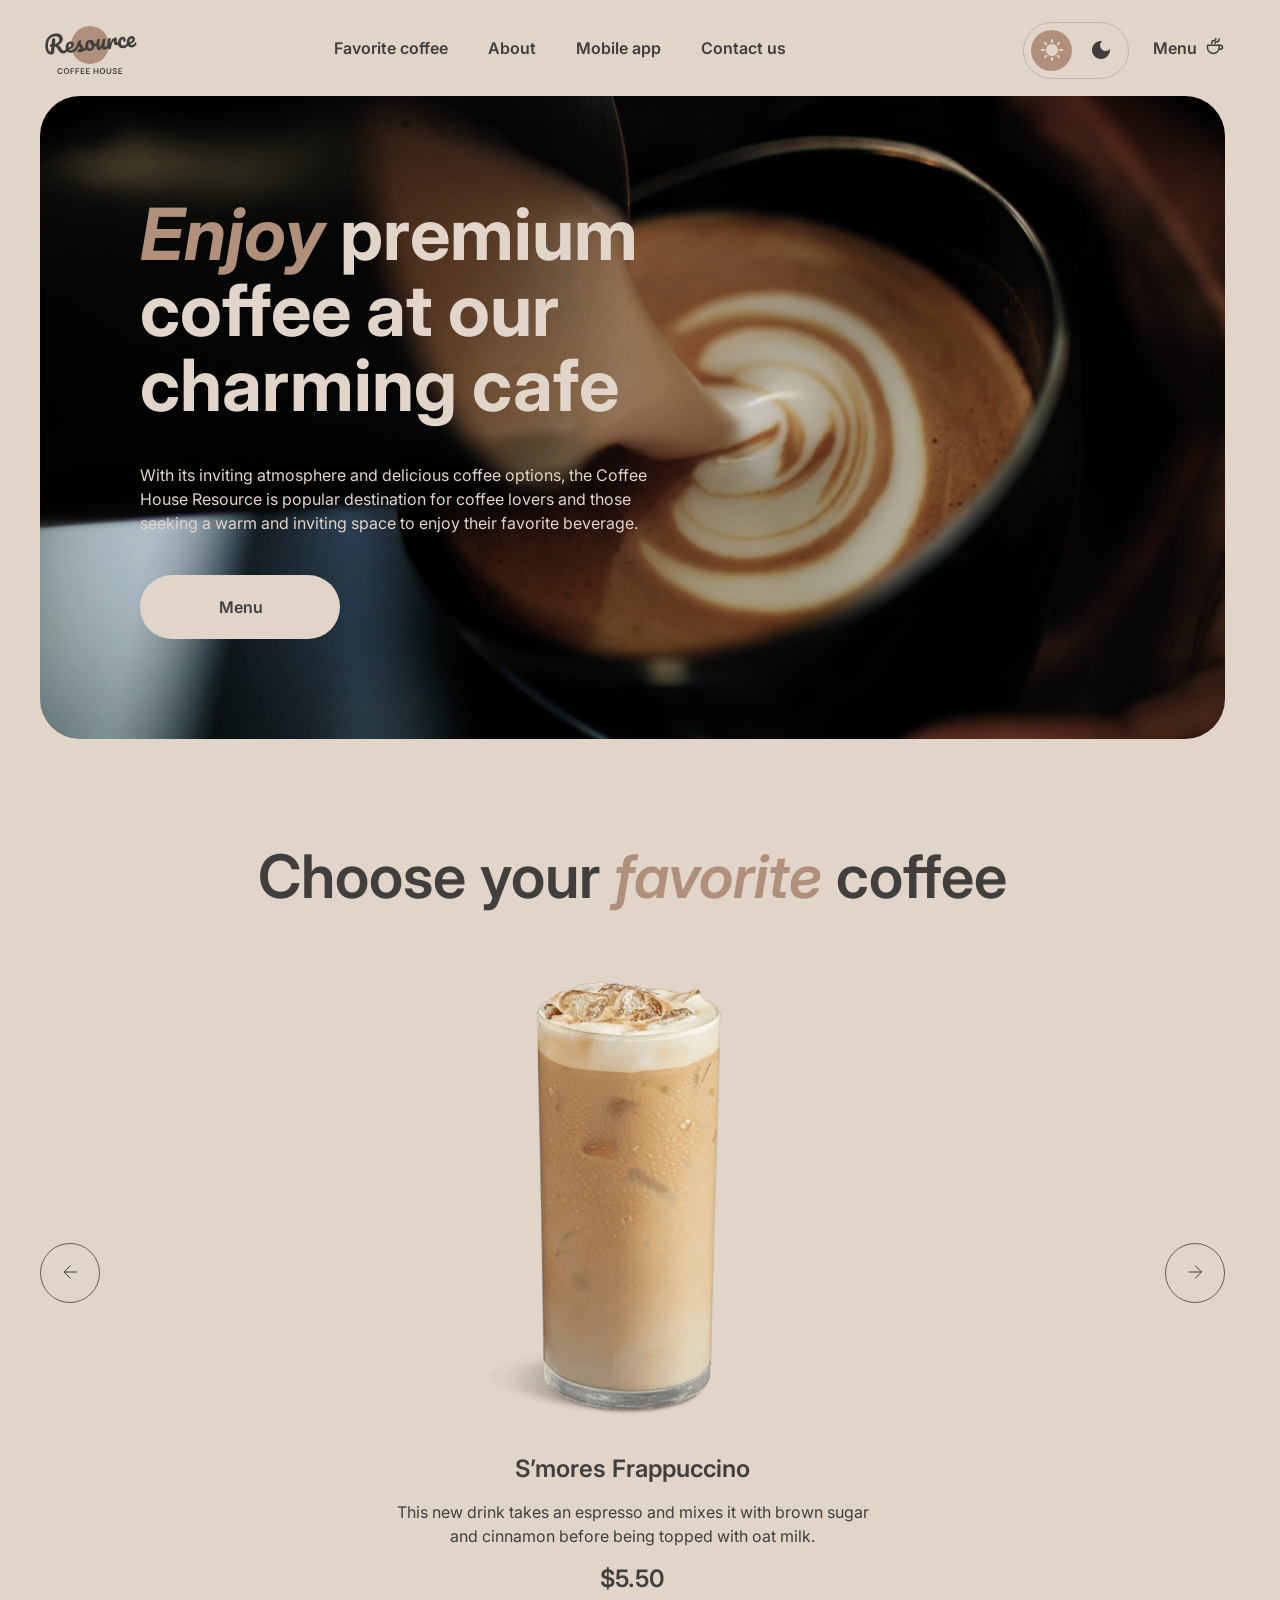
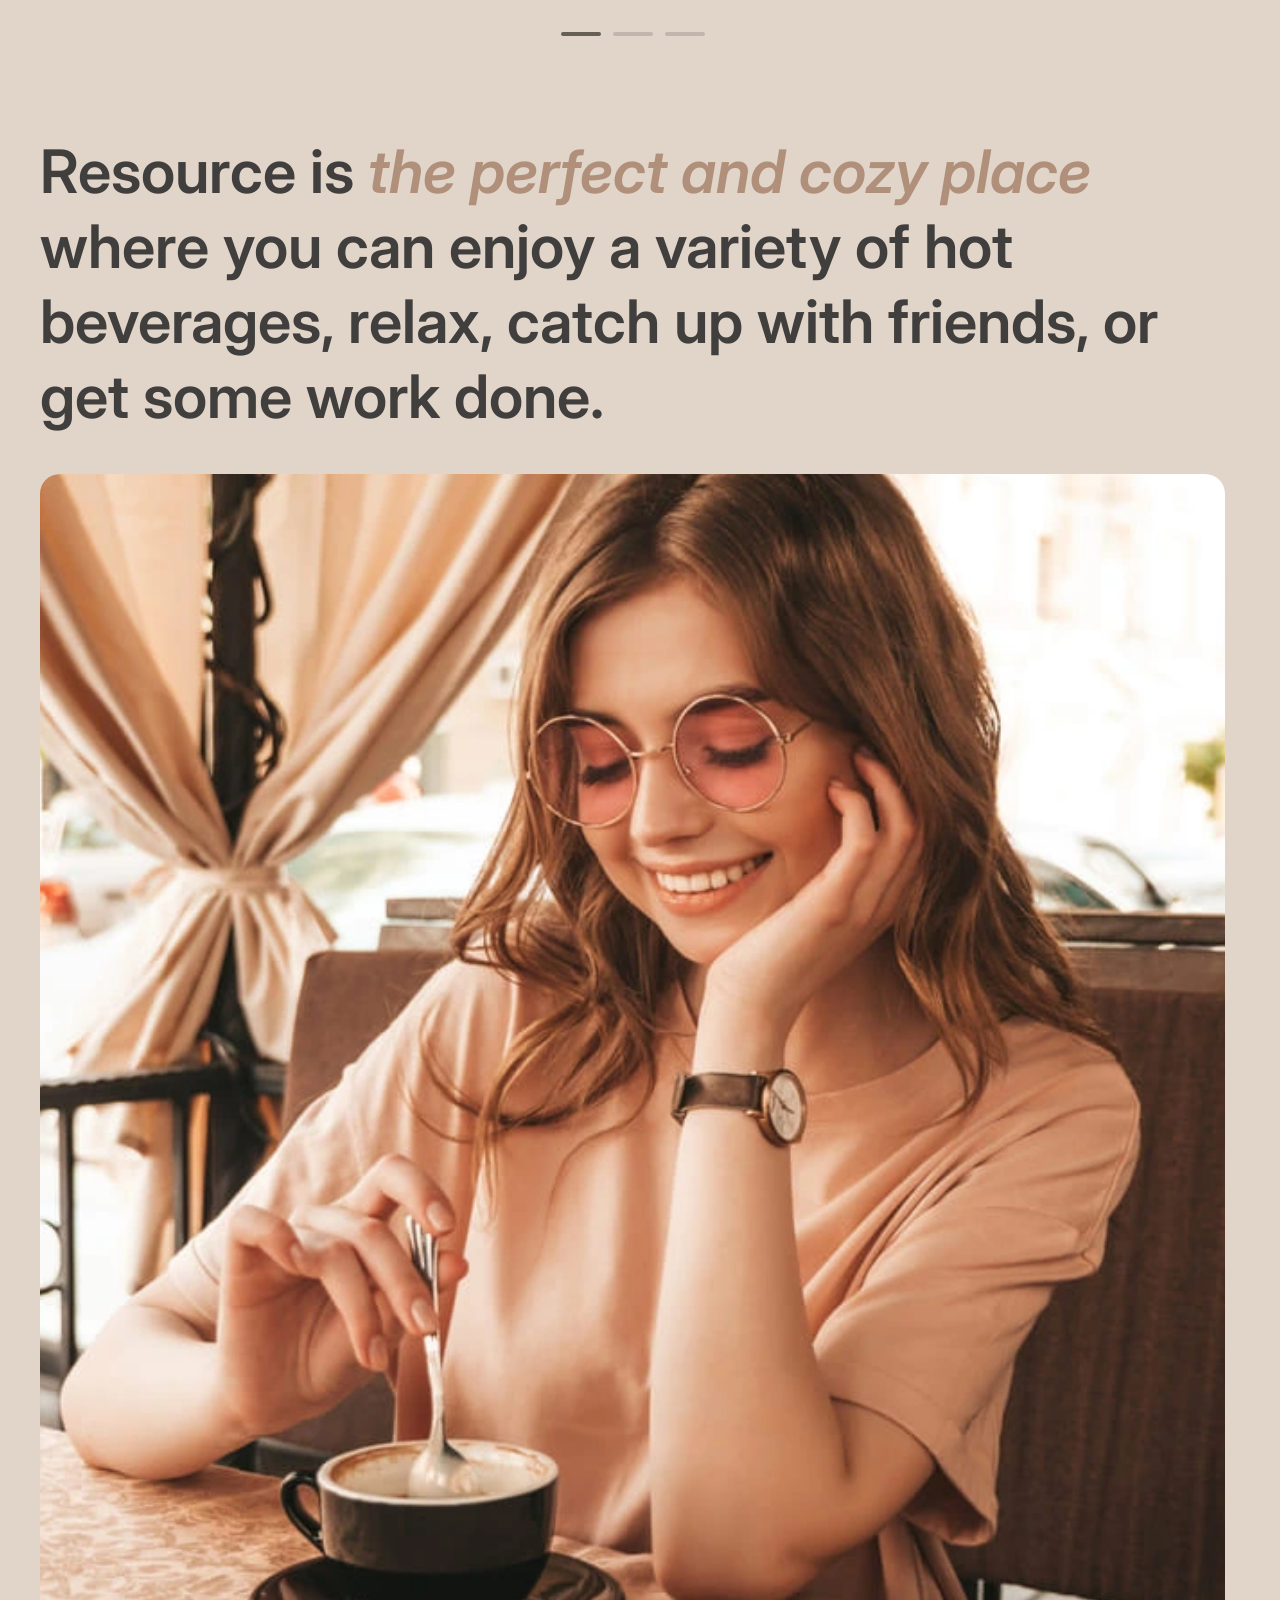
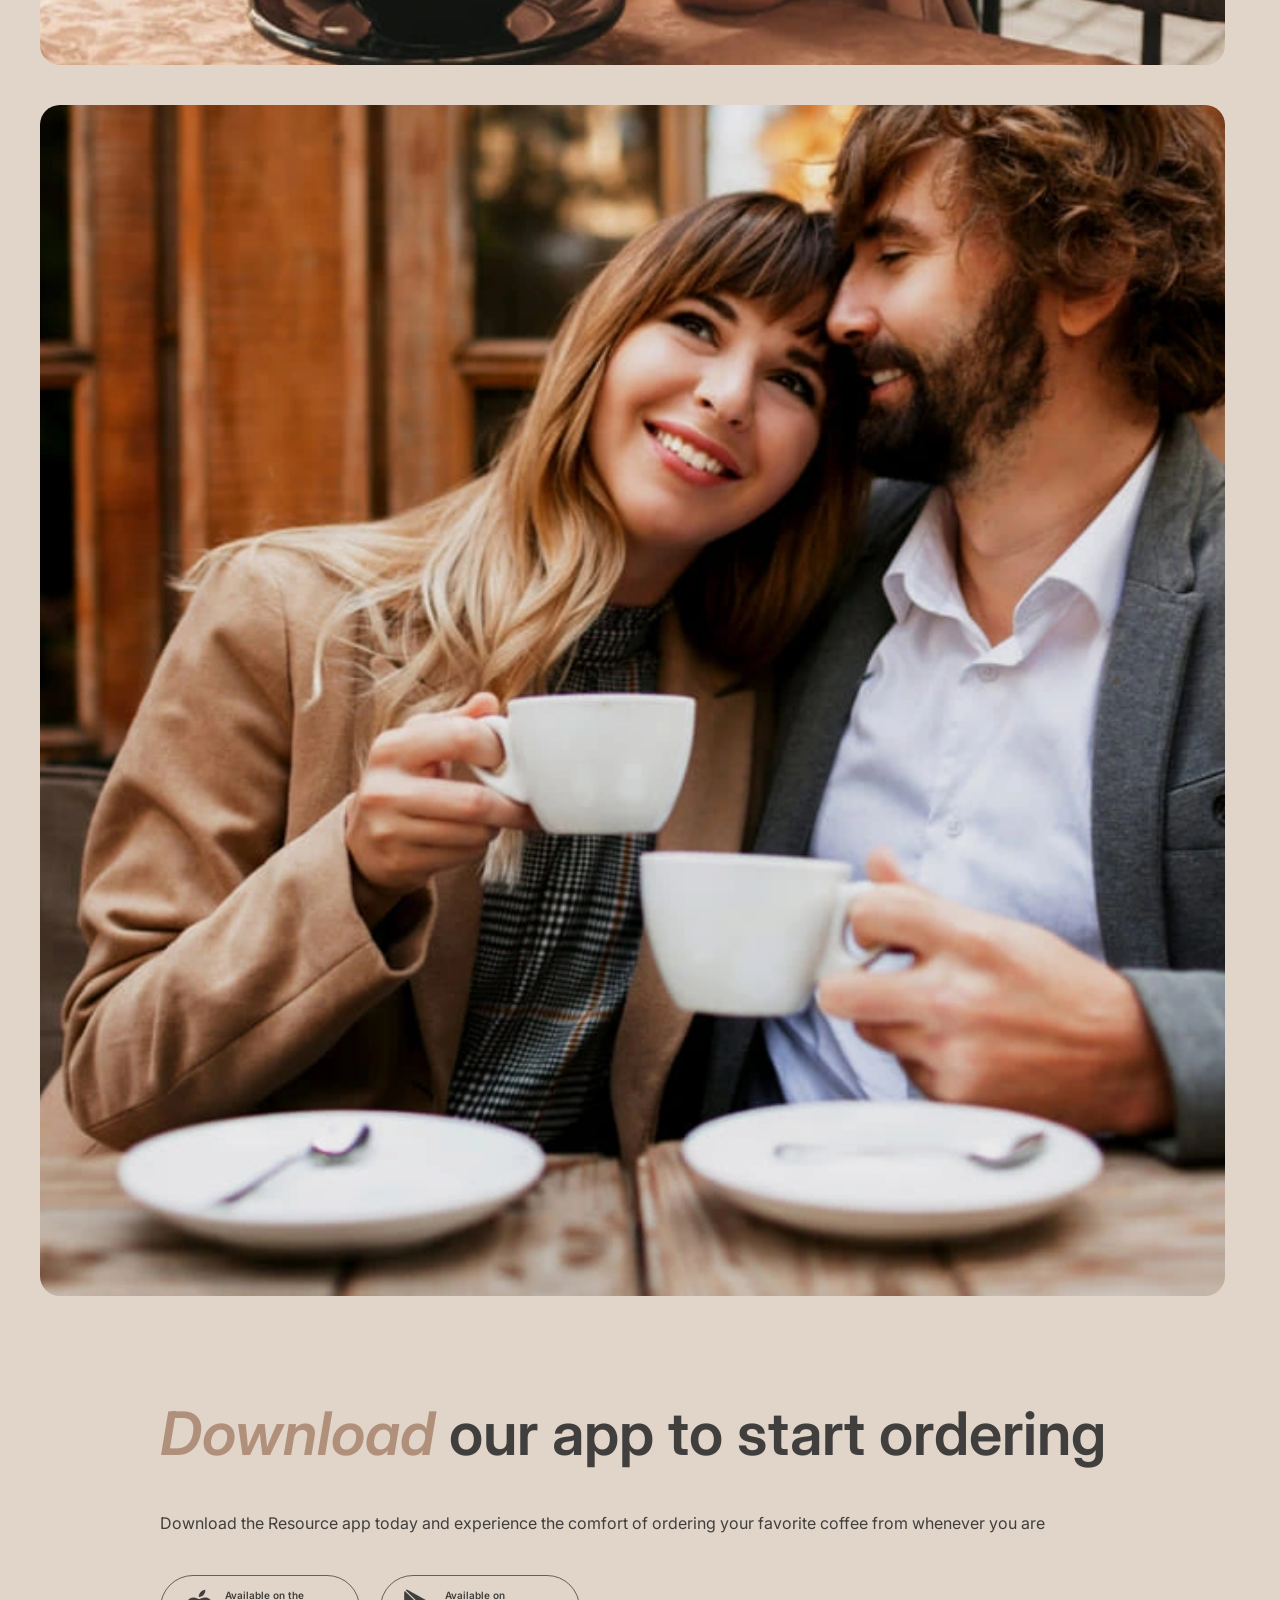
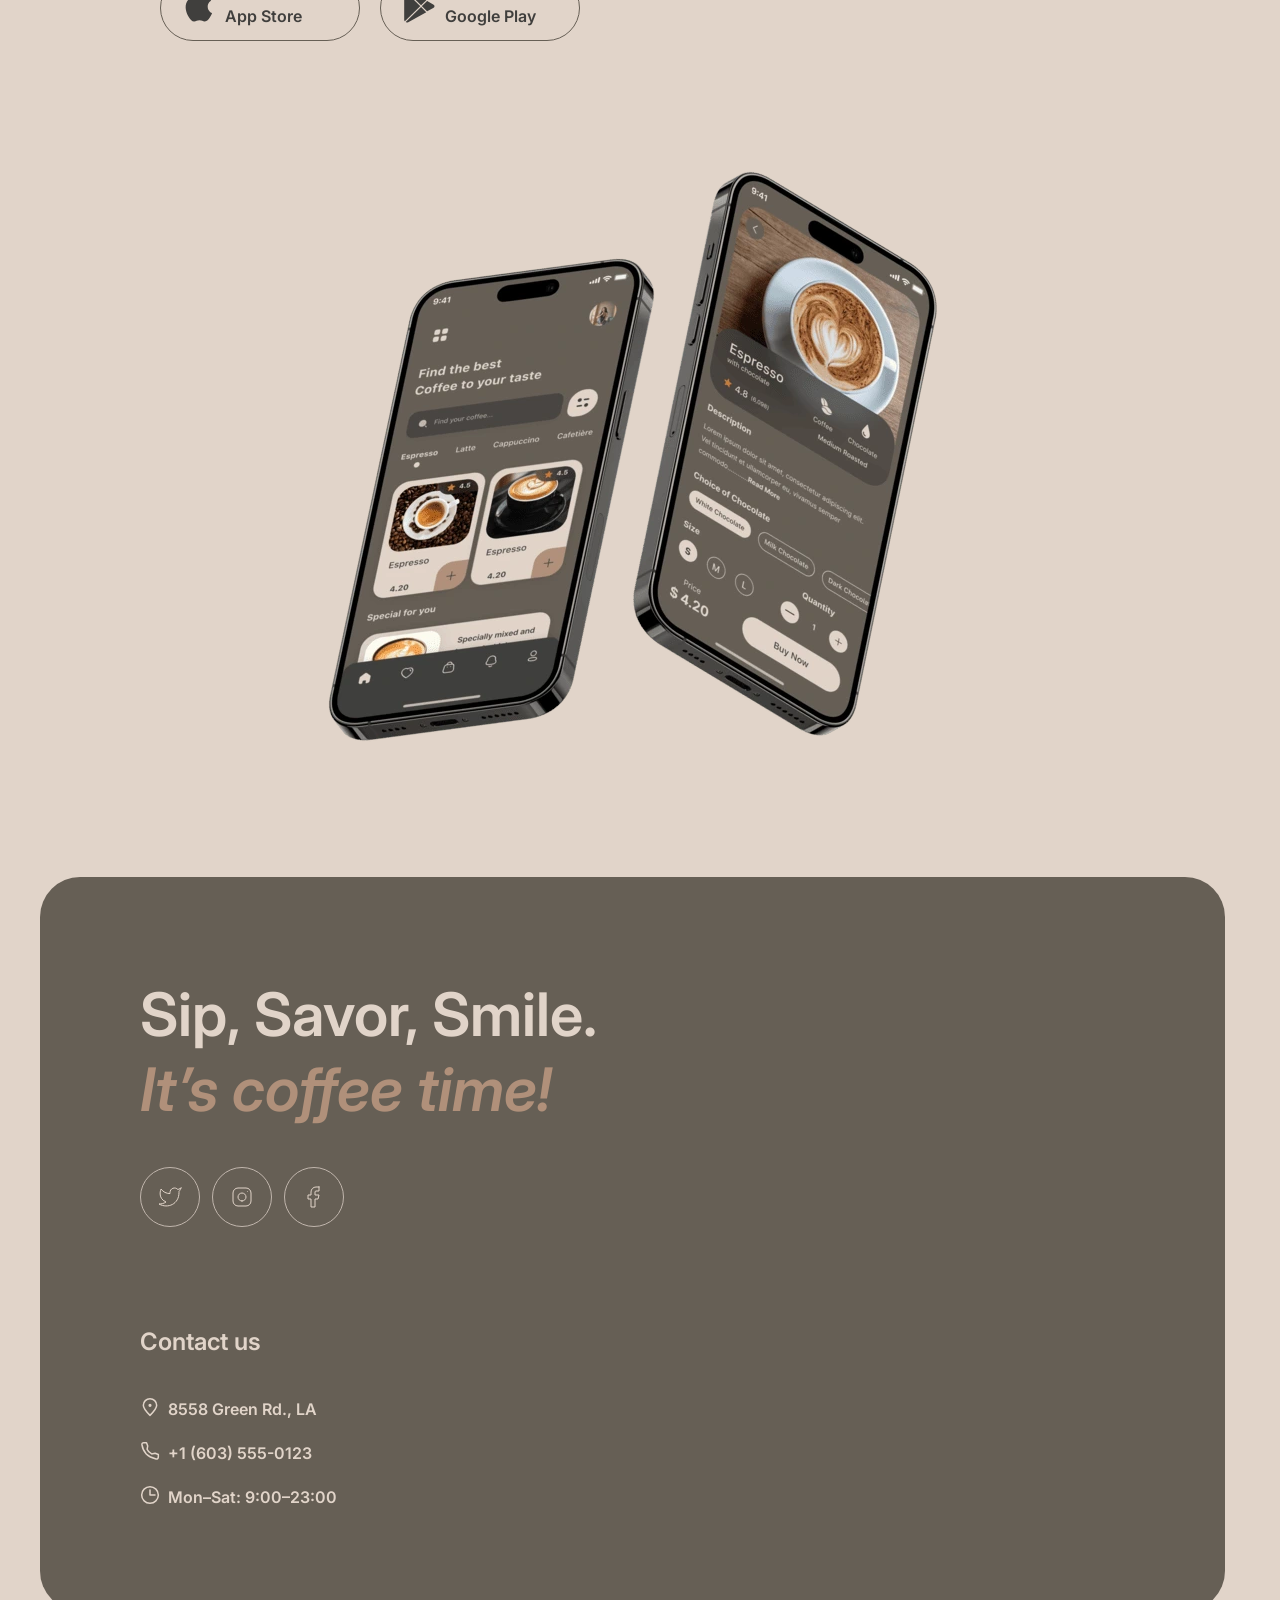
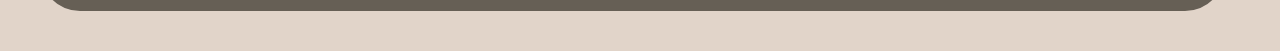
<file: index.html>
<!DOCTYPE html>
<html lang="en" class="page" data-theme="light">
<head>
  <meta charset="UTF-8">
  <meta name="viewport" content="width=device-width, initial-scale=1.0">
  <script>
    (function () {
      try {
        const stored = localStorage.getItem('theme');
        const systemPrefers = matchMedia('(prefers-color-scheme: dark)'). matches ? 'dark' : 'light';
        const theme = stored === 'dark' || stored === 'light' ? stored : systemPrefers;
        document.documentElement.setAttribute('data-theme', theme);
      } catch (e) {}
      document.documentElement.classList.add('no-transition');
      window.addEventListener('load', () => {
        requestAnimationFrame(() => {
          document.documentElement.classList.remove('no-transition');
        });
      });
    })();
  </script>
  <link rel="shortcut icon" href="assets/img/logo-dark.svg" type="image/x-icon">
  <link rel="preconnect" href="https://fonts.googleapis.com">
  <link rel="preconnect" href="https://fonts.gstatic.com" crossorigin>
  <link href="https://fonts.googleapis.com/css2?family=Inter:ital,opsz,wght@0,14..32,100..900;1,14..32,100..900&display=swap" rel="stylesheet">
  <link rel="stylesheet" href="css/style.css">
  <title>Coffee House</title>
</head>
<body>
  <header class="header container">
    <a class="header__logo" href="index.html" aria-label="Resource - Home">
      <img class="header__logo-img header__logo-img--light" aria-hidden="true" src="assets/img/logo.svg" alt="">
      <img class="header__logo-img header__logo-img--dark" aria-hidden="true" src="assets/img/logo-dark.svg" alt="">
    </a>
    <nav class="nav" id="main-nav" aria-label="Main">
      <ul class="nav__list">
        <li class="nav__item"><a class="nav__link" href="#coffee">Favorite coffee</a></li>
        <li class="nav__item"><a class="nav__link" href="#about">About</a></li>
        <li class="nav__item"><a class="nav__link" href="#mobile">Mobile app</a></li>
        <li class="nav__item"><a class="nav__link" href="#contact">Contact us</a></li>
        <li class="nav__item nav__item--last">
          <a class="nav__link menu menu--mobile" href="menu.html">
            <span class="menu__text">Menu</span>
            <svg class="menu__icon nav__icon" aria-hidden="true" focusable="false" width="20" height="20" viewBox="0 0 20 20" fill="none" xmlns="http://www.w3.org/2000/svg">
              <path class="menu__path" d="M14.167 9.76667V11.6667C14.167 14.8883 11.5553 17.5 8.33366 17.5C5.112 17.5 2.50033 14.8883 2.50033 11.6667V9.76667C2.50033 9.4353 2.76896 9.16667 3.10033 9.16667H13.567C13.8984 9.16667 14.167 9.4353 14.167 9.76667Z" stroke="#403F3D" stroke-width="1.5" stroke-linecap="round" stroke-linejoin="round"/>
              <path class="menu__path" d="M10.0003 7.50008C10.0003 6.66675 10.5956 5.83341 11.786 5.83341C13.101 5.83341 14.167 4.76743 14.167 3.45246V2.91675" stroke="#403F3D" stroke-width="1.5" stroke-linecap="round" stroke-linejoin="round"/>
              <path class="menu__path" d="M6.66634 7.5V7.08333C6.66634 5.70262 7.78563 4.58333 9.16634 4.58333C10.0868 4.58333 10.833 3.83714 10.833 2.91667V2.5" stroke="#403F3D" stroke-width="1.5" stroke-linecap="round" stroke-linejoin="round"/>
              <path class="menu__path" d="M13.333 9.16675H15.4163C16.5669 9.16675 17.4997 10.0995 17.4997 11.2501C17.4997 12.4007 16.5669 13.3334 15.4163 13.3334H14.1663" stroke="#403F3D" stroke-width="1.5" stroke-linecap="round" stroke-linejoin="round"/>
            </svg>
          </a>
        </li>
      </ul>
    </nav>
    <div class="header__actions">
      <button id="theme-switch" class="theme-switch" type="button" role="switch" aria-checked="false" aria-label="Switch theme">
        <span class="theme-switch__icon-wrapper theme-switch__icon-wrapper--light">
          <svg class="theme-switch__icon" width="22" height="22" viewBox="0 0 22 22" fill="none" xmlns="http://www.w3.org/2000/svg">
            <path class="theme-switch__path" d="M10 3V1C10 0.45 10.45 0 11 0C11.55 0 12 0.45 12 1V3C12 3.55 11.55 4 11 4C10.45 4 10 3.55 10 3ZM17.36 6.05L18.77 4.63C19.16 4.24 19.16 3.61 18.77 3.22C18.38 2.83 17.75 2.83 17.36 3.22L15.95 4.64C15.56 5.03 15.56 5.66 15.95 6.05C16.34 6.44 16.97 6.44 17.36 6.05ZM21 10H19C18.45 10 18 10.45 18 11C18 11.55 18.45 12 19 12H21C21.55 12 22 11.55 22 11C22 10.45 21.55 10 21 10ZM11 18C10.45 18 10 18.45 10 19V21C10 21.55 10.45 22 11 22C11.55 22 12 21.55 12 21V19C12 18.45 11.55 18 11 18ZM4.64 6.05L3.22 4.64C2.83 4.25 2.83 3.61 3.22 3.23C3.61 2.85 4.25 2.84 4.63 3.23L6.04 4.64C6.43 5.03 6.43 5.67 6.04 6.05C5.65 6.43 5.02 6.44 4.64 6.05ZM15.95 15.95C15.56 16.34 15.56 16.98 15.95 17.36L17.36 18.77C17.75 19.16 18.39 19.16 18.77 18.77C19.16 18.38 19.16 17.74 18.77 17.36L17.36 15.95C16.98 15.56 16.34 15.56 15.95 15.95ZM1 12H3C3.55 12 4 11.55 4 11C4 10.45 3.55 10 3 10H1C0.45 10 0 10.45 0 11C0 11.55 0.45 12 1 12ZM4.64 18.78L6.05 17.37C6.44 16.98 6.44 16.34 6.05 15.96C5.66 15.58 5.02 15.57 4.64 15.96L3.23 17.37C2.84 17.76 2.84 18.4 3.23 18.78C3.61 19.17 4.25 19.17 4.64 18.78ZM11 5C7.69 5 5 7.69 5 11C5 14.31 7.69 17 11 17C14.31 17 17 14.31 17 11C17 7.69 14.31 5 11 5Z"/>
          </svg>
        </span>
        <span class="theme-switch__icon-wrapper theme-switch__icon-wrapper--dark">
          <svg class="theme-switch__icon" width="18" height="18" viewBox="0 0 18 18" fill="none" xmlns="http://www.w3.org/2000/svg">
            <path class="theme-switch__path" d="M9 0C4.03 0 0 4.03 0 9C0 13.97 4.03 18 9 18C13.97 18 18 13.97 18 9C18 8.54 17.96 8.08 17.9 7.64C16.92 9.01 15.32 9.9 13.5 9.9C10.52 9.9 8.1 7.48 8.1 4.5C8.1 2.69 8.99 1.08 10.36 0.0999999C9.92 0.0399999 9.46 0 9 0Z"/>
          </svg>
        </span>
      </button>
      <a class="nav__link menu menu--desktop" href="menu.html">
        <span class="menu__text">Menu</span>
        <svg class="menu__icon" aria-hidden="true" focusable="false" width="20" height="20" viewBox="0 0 20 20" fill="none" xmlns="http://www.w3.org/2000/svg">
          <path class="menu__path" d="M14.167 9.76667V11.6667C14.167 14.8883 11.5553 17.5 8.33366 17.5C5.112 17.5 2.50033 14.8883 2.50033 11.6667V9.76667C2.50033 9.4353 2.76896 9.16667 3.10033 9.16667H13.567C13.8984 9.16667 14.167 9.4353 14.167 9.76667Z" stroke="#403F3D" stroke-width="1.5" stroke-linecap="round" stroke-linejoin="round"/>
          <path class="menu__path" d="M10.0003 7.50008C10.0003 6.66675 10.5956 5.83341 11.786 5.83341C13.101 5.83341 14.167 4.76743 14.167 3.45246V2.91675" stroke="#403F3D" stroke-width="1.5" stroke-linecap="round" stroke-linejoin="round"/>
          <path class="menu__path" d="M6.66634 7.5V7.08333C6.66634 5.70262 7.78563 4.58333 9.16634 4.58333C10.0868 4.58333 10.833 3.83714 10.833 2.91667V2.5" stroke="#403F3D" stroke-width="1.5" stroke-linecap="round" stroke-linejoin="round"/>
          <path class="menu__path" d="M13.333 9.16675H15.4163C16.5669 9.16675 17.4997 10.0995 17.4997 11.2501C17.4997 12.4007 16.5669 13.3334 15.4163 13.3334H14.1663" stroke="#403F3D" stroke-width="1.5" stroke-linecap="round" stroke-linejoin="round"/>
        </svg>
      </a>
      <button
        class="burger"
        type="button"
        aria-expanded="false"
        aria-controls="main-nav"
        aria-label="Open menu"
      >
      <span class="burger__box" aria-hidden="true">
        <span class="burger__line burger__line--top"></span>
        <span class="burger__line burger__line--bottom"></span>
      </span>
    </button>
    </div>
  </header>

  <main class="main container">
    <section class="hero section" aria-labelledby="hero-title">
      <div class="hero__content">
        <h1 id="hero-title" class="hero__title">
          <span class="hero__title--highlight">Enjoy</span> premium coffee at our charming cafe
        </h1>
        <p class="hero__description">
          With its inviting atmosphere and delicious coffee options, 
          the Coffee House Resource is popular destination for coffee lovers 
          and those seeking a warm and inviting space 
          to enjoy their favorite beverage.
        </p>
        <a href="menu.html" class="button button-hero">
          <span class="button-hero__wrapper">
            <span class="button-hero__text">Menu</span>
            <svg class="button-hero__icon" aria-hidden="true" focusable="false" width="20" height="20" viewBox="0 0 20 20" fill="none" xmlns="http://www.w3.org/2000/svg">
              <path class="button-hero__path" d="M14.167 9.76667V11.6667C14.167 14.8883 11.5553 17.5 8.33366 17.5C5.112 17.5 2.50033 14.8883 2.50033 11.6667V9.76667C2.50033 9.4353 2.76896 9.16667 3.10033 9.16667H13.567C13.8984 9.16667 14.167 9.4353 14.167 9.76667Z" stroke="#403F3D" stroke-width="1.5" stroke-linecap="round" stroke-linejoin="round"/>
              <path class="button-hero__path" d="M10.0003 7.50008C10.0003 6.66675 10.5956 5.83341 11.786 5.83341C13.101 5.83341 14.167 4.76743 14.167 3.45246V2.91675" stroke="#403F3D" stroke-width="1.5" stroke-linecap="round" stroke-linejoin="round"/>
              <path class="button-hero__path" d="M6.66634 7.5V7.08333C6.66634 5.70262 7.78563 4.58333 9.16634 4.58333C10.0868 4.58333 10.833 3.83714 10.833 2.91667V2.5" stroke="#403F3D" stroke-width="1.5" stroke-linecap="round" stroke-linejoin="round"/>
              <path class="button-hero__path" d="M13.333 9.16675H15.4163C16.5669 9.16675 17.4997 10.0995 17.4997 11.2501C17.4997 12.4007 16.5669 13.3334 15.4163 13.3334H14.1663" stroke="#403F3D" stroke-width="1.5" stroke-linecap="round" stroke-linejoin="round"/>
            </svg>
          </span>
        </a>
      </div>
    </section>

    <section id="coffee" class="coffee section" aria-labelledby="coffee-title" >
      <h2 id="coffee-title" class="title coffee__title">Choose your <span class="title--highlight">favorite</span> coffee</h2>
      <div class="slider" role="group" aria-roledescription="carousel" aria-label="Favorite coffee">

        <div class="slider-nav">
          <button 
            class="slider-nav__button slider-nav__button--left" 
            type="button" 
            aria-label="Previous coffee"
          >
            <svg class="slider-nav__icon" aria-hidden="true" width="24" height="24" viewBox="0 0 24 24" fill="none" xmlns="http://www.w3.org/2000/svg">
              <path class="slider-nav__path" stroke="#403F3D" d="M18.5 12H6M12 18L6 12L12 6" stroke-linecap="round" stroke-linejoin="round"/>
            </svg>
          </button>
          <button 
            class="slider-nav__button slider-nav__button--right" 
            type="button" 
            aria-label="Next coffee"
          >
            <svg class="slider-nav__icon" aria-hidden="true" width="24" height="24" viewBox="0 0 24 24" fill="none" xmlns="http://www.w3.org/2000/svg">
              <path class="slider-nav__path" stroke="#403F3D" d="M6 12H18.5M12.5 18L18.5 12L12.5 6" stroke-linecap="round" stroke-linejoin="round"/>
            </svg>
          </button>
        </div>

        <div class="slider-track-wrapper">
          <div class="slider-track" aria-live="polite">
            <div class="slider-card" role="group" aria-roledescription="slide" aria-label="1 of 3">
              <div class="slider-card__image-wrapper">
                <picture class="slider-card__picture">
                  <!-- desktop-tablet -->
                  <source 
                    srcset="assets/img/slider/coffee-1-480.webp 1x, assets/img/slider/coffee-1-960.webp 2x" 
                    type="image/webp" 
                    media="(min-width: 681px)">
                  <source 
                    srcset="assets/img/slider/coffee-1-480.png 1x, assets/img/slider/coffee-1-960.png 2x" 
                    type="image/png" 
                    media="(min-width: 681px)">
  
                  <!-- mobile -->
                  <source 
                    srcset="assets/img/slider/coffee-1-348.webp 1x, assets/img/slider/coffee-1-696.webp 2x" 
                    type="image/webp" 
                    media="(max-width: 680px)">
                  <source 
                    srcset="assets/img/slider/coffee-1-348.png 1x, assets/img/slider/coffee-1-696.png 2x" 
                    type="image/png" 
                    media="(max-width: 680px)">
  
                  <!-- fallback -->
                  <img class="slider-card__img" src="assets/img/slider/coffee-1-348.png" alt="Iced frappuccino in a tall glass with whipped foam" loading="lazy">
                </picture>
              </div>
              <h3 class="slider-card__title">S’mores Frappuccino</h3>
              <p class="slider-card__description">
                This new drink takes an espresso and mixes it 
                with brown sugar and cinnamon before being topped with oat milk.
              </p>
              <span class="slider-card__price">$5.50</span>
            </div>
  
            <div class="slider-card" role="group" aria-roledescription="slide" aria-label="2 of 3">
              <div class="slider-card__image-wrapper">
                <picture class="slider-card__picture">
                  <!-- desktop-tablet -->
                  <source 
                    srcset="assets/img/slider/coffee-2-480.webp 1x, assets/img/slider/coffee-2-960.webp 2x" 
                    type="image/webp" 
                    media="(min-width: 681px)">
                  <source 
                    srcset="assets/img/slider/coffee-2-480.png 1x, assets/img/slider/coffee-2-960.png 2x" 
                    type="image/png" 
                    media="(min-width: 681px)">
  
                  <!-- mobile -->
                  <source 
                    srcset="assets/img/slider/coffee-2-348.webp 1x, assets/img/slider/coffee-2-696.webp 2x" 
                    type="image/webp" 
                    media="(max-width: 680px)">
                  <source 
                    srcset="assets/img/slider/coffee-2-348.png 1x, assets/img/slider/coffee-2-696.png 2x" 
                    type="image/png" 
                    media="(max-width: 680px)">
  
                  <!-- fallback -->
                  <img class="slider-card__img" src="assets/img/slider/coffee-2-348.png" alt="Caramel macchiato with layered espresso, steamed milk, caramel-peanut syrup, and thick foam in a clear glass" loading="lazy">
                </picture>
              </div>
              <h3 class="slider-card__title">Caramel Macchiato</h3>
              <p class="slider-card__description">
                Fragrant and unique classic espresso with rich caramel-peanut syrup, with cream under whipped thick foam.
              </p>
              <span class="slider-card__price">$5.00</span>
            </div>
  
            <div class="slider-card" role="group" aria-roledescription="slide" aria-label="3 of 3">
              <div class="slider-card__image-wrapper">
                <picture class="slider-card__picture">
                  <!-- desktop-tablet -->
                  <source 
                    srcset="assets/img/slider/coffee-3-480.webp 1x, assets/img/slider/coffee-3-960.webp 2x" 
                    type="image/webp" 
                    media="(min-width: 681px)">
                  <source 
                    srcset="assets/img/slider/coffee-3-480.png 1x, assets/img/slider/coffee-3-960.png 2x" 
                    type="image/png" 
                    media="(min-width: 681px)">
  
                  <!-- mobile -->
                  <source 
                    srcset="assets/img/slider/coffee-3-348.webp 1x, assets/img/slider/coffee-3-696.webp 2x" 
                    type="image/webp" 
                    media="(max-width: 680px)">
                  <source 
                    srcset="assets/img/slider/coffee-3-348.png 1x, assets/img/slider/coffee-3-696.png 2x" 
                    type="image/png" 
                    media="(max-width: 680px)">
  
                  <!-- fallback -->
                  <img class="slider-card__img" src="assets/img/slider/coffee-3-348.png" alt="Iced coffee served over ice in a clear glass, a refreshing cold coffee drink" loading="lazy">
                </picture>
              </div>
              <h3 class="slider-card__title">Ice coffee</h3>
              <p class="slider-card__description">
                A popular summer drink that tones and invigorates. Prepared from coffee, milk and ice.
              </p>
              <span class="slider-card__price">$4.50</span>
            </div>
          </div>
        </div>

        <div class="slider-dots" role="group" aria-label="Choose coffee">
          <button 
            class="slider-dot" 
            type="button" 
            data-slide="0" 
            aria-label="Show S’mores Frappuccino" 
            aria-current="true"
          ></button>
          <button 
            class="slider-dot" 
            type="button" 
            data-slide="1" 
            aria-label="Show Caramel Macchiato"
          ></button>
          <button 
            class="slider-dot" 
            type="button" 
            data-slide="2" 
            aria-label="Show Ice coffee"
          ></button>
        </div>
      </div>
    </section>

    <section id="about" class="about section" aria-labelledby="about-title">
      <h2 id="about-title" class="visually-hidden">About Resource</h2>
      <p class="title">Resource is <span class="title--highlight">the perfect and cozy place</span> where you can enjoy a variety of hot beverages, relax, catch up with friends, or get some work done.</p>
      <ul class="about__pictures">
        <li class="about__picture-wrapper about__picture-wrapper--big about__picture-wrapper--big-top">
          <picture class="about__picture">
            <!-- desktop-tablet -->
            <source 
              srcset="assets/img/about/about-1-726.webp 1x, assets/img/about/about-1-1452.webp 2x" 
              type="image/webp" 
              media="(min-width: 681px)">
            <source 
              srcset="assets/img/about/about-1-726.jpg 1x, assets/img/about/about-1-1452.jpg 2x" 
              type="image/jpeg" 
              media="(min-width: 681px)">
  
            <!-- mobile -->
            <source 
              srcset="assets/img/about/about-1-688.webp 1x, assets/img/about/about-1-1376.webp 2x" 
              type="image/webp" 
              media="(max-width: 680px)">
            <source 
              srcset="assets/img/about/about-1-688.jpg 1x, assets/img/about/about-1-1376.jpg 2x" 
              type="image/jpeg" 
              media="(max-width: 680px)">
  
            <!-- fallback -->
            <img class="about__img" src="assets/img/about/about-1-688.jpg" alt="" loading="lazy">
          </picture>
        </li>

        <li class="about__picture-wrapper about__picture-wrapper--small about__picture-wrapper--small-top">
          <picture class="about__picture">
            <!-- mobile -->
            <source
              media="(max-width: 680px)"
              srcset="[data-uri]">

            <!-- desktop-tablet -->
            <source 
              srcset="assets/img/about/about-3-726.webp 1x, assets/img/about/about-3-1452.webp 2x" 
              type="image/webp">
            <source 
              srcset="assets/img/about/about-3-726.jpg 1x, assets/img/about/about-3-1452.jpg 2x" 
              type="image/jpeg">
          
            <!-- fallback -->
            <img class="about__img" src="assets/img/about/about-3-660.jpg" alt="" loading="lazy">
          </picture>
        </li>

        <li class="about__picture-wrapper about__picture-wrapper--small about__picture-wrapper--small-bottom">
          <picture class="about__picture">
            <!-- mobile -->
            <source
              media="(max-width: 680px)"
              srcset="[data-uri]">
              
            <!-- desktop-tablet -->
            <source 
              srcset="assets/img/about/about-2-726.webp 1x, assets/img/about/about-2-1452.webp 2x" 
              type="image/webp">
            <source 
              srcset="assets/img/about/about-2-726.jpg 1x, assets/img/about/about-2-1452.jpg 2x" 
              type="image/jpeg">
  
            <!-- fallback -->
            <img class="about__img" src="assets/img/about/about-2-726.jpg" alt="" loading="lazy">
          </picture>
        </li>

        <li class="about__picture-wrapper about__picture-wrapper--big about__picture-wrapper--big-bottom">
          <picture class="about__picture">
            <!-- desktop-tablet -->
            <source 
              srcset="assets/img/about/about-4-726.webp 1x, assets/img/about/about-4-1452.webp 2x" 
              type="image/webp" 
              media="(min-width: 681px)">
            <source 
              srcset="assets/img/about/about-4-726.jpg 1x, assets/img/about/about-4-1452.jpg 2x" 
              type="image/jpeg" 
              media="(min-width: 681px)">
  
            <!-- mobile -->
            <source 
              srcset="assets/img/about/about-4-688.webp 1x, assets/img/about/about-4-1376.webp 2x" 
              type="image/webp" 
              media="(max-width: 680px)">
            <source 
              srcset="assets/img/about/about-4-688.jpg 1x, assets/img/about/about-4-1376.jpg 2x" 
              type="image/jpeg" 
              media="(max-width: 680px)">
  
            <!-- fallback -->
            <img class="about__img" src="assets/img/about/about-4-660.jpg" alt="" loading="lazy">
          </picture>
        </li>
      </ul>
    </section>

    <section id="mobile" class="section mobile" aria-labelledby="mobile-title">
      <div class="mobile__content">
        <h2 id="mobile-title" class="title mobile__title"><span class="title--highlight">Download</span> our app to start ordering</h2>
        <p class="mobile__description">Download the Resource app today and experience the comfort of ordering your favorite coffee from whenever you are</p>
        <ul class="mobile__links">
          <li class="mobile__link-container">
            <a class="mobile__link" href="https://www.apple.com/app-store/">
              <svg aria-hidden="true" class="mobile__link-svg" viewBox="0 0 36 36" fill="none" xmlns="http://www.w3.org/2000/svg">
                <path class="mobile__path" d="M22.6357 6.87268C23.7477 5.51675 24.5086 3.67205 24.2974 1.80005C22.6879 1.86952 20.675 2.88554 19.5159 4.21169C18.4903 5.38029 17.5742 7.29571 17.8109 9.097C19.6189 9.2285 21.4753 8.20752 22.6357 6.87268Z" fill="#403F3D"/>
                <path class="mobile__path" d="M26.7073 18.6307C26.6704 14.6324 30.065 12.6872 30.2203 12.5966C28.2977 9.86366 25.3178 9.49026 24.2707 9.46048C21.7679 9.20369 19.3403 10.9206 18.0654 10.9206C16.765 10.9206 14.8017 9.48529 12.6858 9.52747C9.96293 9.56841 7.41566 11.1055 6.0186 13.4923C3.13542 18.359 5.28572 25.5108 8.04802 29.4446C9.42981 31.3712 11.0444 33.5223 13.1578 33.4466C15.2254 33.3635 15.9978 32.1614 18.4929 32.1614C20.9651 32.1614 21.6903 33.4466 23.8457 33.3983C26.0647 33.3635 27.4618 31.463 28.7952 29.519C30.392 27.3108 31.0333 25.1362 31.0588 25.0245C31.0066 25.0071 26.7493 23.4229 26.7073 18.6307Z" fill="#403F3D"/>
              </svg>
              <span class="mobile__link-text mobile__link-text--small">Available on the</span>
              <span class="mobile__link-text mobile__link-text--standart">App Store</span>
            </a>
          </li>
          <li class="mobile__link-container">
            <a class="mobile__link" href="https://play.google.com/store/apps/">
              <svg aria-hidden="true" class="mobile__link-svg" viewBox="0 0 36 36" fill="none" xmlns="http://www.w3.org/2000/svg">
                <path class="mobile__path" d="M3.7558 3.20297C3.39335 3.57289 3.18359 4.14884 3.18359 4.89471V31.4994C3.18359 32.2453 3.39335 32.8212 3.7558 33.1911L3.84525 33.2723L19.1359 18.37V18.0181L3.84525 3.11575L3.7558 3.20297Z" fill="#403F3D"/>
                <path class="mobile__path" d="M26.0776 23.34L20.9863 18.37V18.0181L26.0837 13.0482L26.1979 13.1128L32.2345 16.4617C33.9573 17.4121 33.9573 18.976 32.2345 19.9324L26.1979 23.2753L26.0776 23.34V23.34Z" fill="#403F3D"/>
                <path class="mobile__path" d="M25.2733 24.2007L20.0617 19.1195L4.68164 34.1166C5.25384 34.7031 6.18695 34.7737 7.24807 34.1873L25.2733 24.2007" fill="#403F3D"/>
                <path class="mobile__path" d="M25.2733 12.1876L7.24807 2.20103C6.18695 1.62058 5.25384 1.69125 4.68164 2.27772L20.0617 17.2688L25.2733 12.1876Z" fill="#403F3D"/>
              </svg>
              <span class="mobile__link-text mobile__link-text--small">Available on</span>
              <span class="mobile__link-text mobile__link-text--standart">Google Play</span>
            </a>
          </li>
        </ul>
      </div>
      <picture class="mobile__picture">
        <!-- desktop-tablet -->
        <source 
          srcset="assets/img/mobile/screens-630.webp 1x, assets/img/mobile/screens-1260.webp 2x" 
          type="image/webp" 
          media="(min-width: 681px)">
        <source 
          srcset="assets/img/mobile/screens-630.jpg 1x, assets/img/mobile/screens-1260.jpg 2x" 
          type="image/jpeg" 
          media="(min-width: 681px)">

        <!-- mobile -->
        <source 
          srcset="assets/img/mobile/screens-348.webp 1x, assets/img/mobile/screens-696.webp 2x" 
          type="image/webp" 
          media="(max-width: 680px)">
        <source 
          srcset="assets/img/mobile/screens-348.jpg 1x, assets/img/mobile/screens-696.jpg 2x" 
          type="image/jpeg" 
          media="(max-width: 680px)">

        <!-- fallback -->
        <img aria-hidden="true" class="mobile__img" src="assets/img/mobile/screens-348.png" alt="" loading="lazy">
      </picture>
    </section>
  </main>

  <footer class="footer container">
    <div class="footer__social">
      <p class="title">Sip, Savor, Smile. <br><span class="title--highlight">It’s coffee time!</span></p>
      <ul class="social-links">
        <li class="social-links__item">
          <a class="social-links__a" href="https://x.com/" aria-label="X (Twitter)">
            <svg class="social-links__icon" aria-hidden="true" viewBox="0 0 24 24" fill="none" xmlns="http://www.w3.org/2000/svg">
              <path class="social-links__path" d="M23 3.01006C23 3.01006 20.9821 4.20217 19.86 4.54006C19.2577 3.84757 18.4573 3.35675 17.567 3.13398C16.6767 2.91122 15.7395 2.96725 14.8821 3.29451C14.0247 3.62177 13.2884 4.20446 12.773 4.96377C12.2575 5.72309 11.9877 6.62239 12 7.54006V8.54006C10.2426 8.58562 8.50127 8.19587 6.93101 7.4055C5.36074 6.61513 4.01032 5.44869 3 4.01006C3 4.01006 -1 13.0101 8 17.0101C5.94053 18.408 3.48716 19.109 1 19.0101C10 24.0101 21 19.0101 21 7.51006C20.9991 7.23151 20.9723 6.95365 20.92 6.68006C21.9406 5.67355 23 3.01006 23 3.01006Z" stroke-linecap="round" stroke-linejoin="round"/>
            </svg>
          </a>
        </li>
        <li class="social-links__item">
          <a class="social-links__a" href="https://www.instagram.com/" aria-label="Instagram">
            <svg class="social-links__icon" aria-hidden="true" viewBox="0 0 24 24" fill="none" xmlns="http://www.w3.org/2000/svg">
              <path class="social-links__path" d="M12 16C14.2091 16 16 14.2091 16 12C16 9.79086 14.2091 8 12 8C9.79086 8 8 9.79086 8 12C8 14.2091 9.79086 16 12 16Z" stroke-linecap="round" stroke-linejoin="round"/>
              <path class="social-links__path" d="M3 16V8C3 5.23858 5.23858 3 8 3H16C18.7614 3 21 5.23858 21 8V16C21 18.7614 18.7614 21 16 21H8C5.23858 21 3 18.7614 3 16Z"/>
              <path class="social-links__path" d="M17.5 6.51L17.51 6.49889" stroke-linecap="round" stroke-linejoin="round"/>
            </svg>
          </a>
        </li>
        <li class="social-links__item">
          <a class="social-links__a" href="https://www.facebook.com/" aria-label="Facebook">
            <svg class="social-links__icon" aria-hidden="true" viewBox="0 0 24 24" fill="none" xmlns="http://www.w3.org/2000/svg">
              <path class="social-links__path" d="M17 2H14C12.6739 2 11.4021 2.52678 10.4645 3.46447C9.52678 4.40215 9 5.67392 9 7V10H6V14H9V22H13V14H16L17 10H13V7C13 6.73478 13.1054 6.48043 13.2929 6.29289C13.4804 6.10536 13.7348 6 14 6H17V2Z" stroke-linecap="round" stroke-linejoin="round"/>
            </svg>
          </a>
        </li>
      </ul>
    </div>
    <section class="footer__contact" id="contact" aria-labelledby="contact-title">
      <h2 id="contact-title" class="footer__title">Contact us</h2>
      <address class="footer-address">
        <a 
          class="footer-address__item footer-address__item--location"
          href="https://www.google.com/maps/search/?api=1&query=8558+Green+Rd,+Los+Angeles,+CA"
          target="_blank"
          rel="noopener noreferrer"
        >
          8558 Green Rd., LA
        </a>
        <a 
          class="footer-address__item footer-address__item--tel" 
          href="tel:+16035550123"
        >
          +1 (603) 555-0123
        </a>
      </address>
      <p class="footer-time footer-address__item--time">Mon–Sat: 9:00–23:00</p>
    </section>
  </footer>
  <script type="module" src="scripts/index.js"></script>
</body>
</html>
</file>
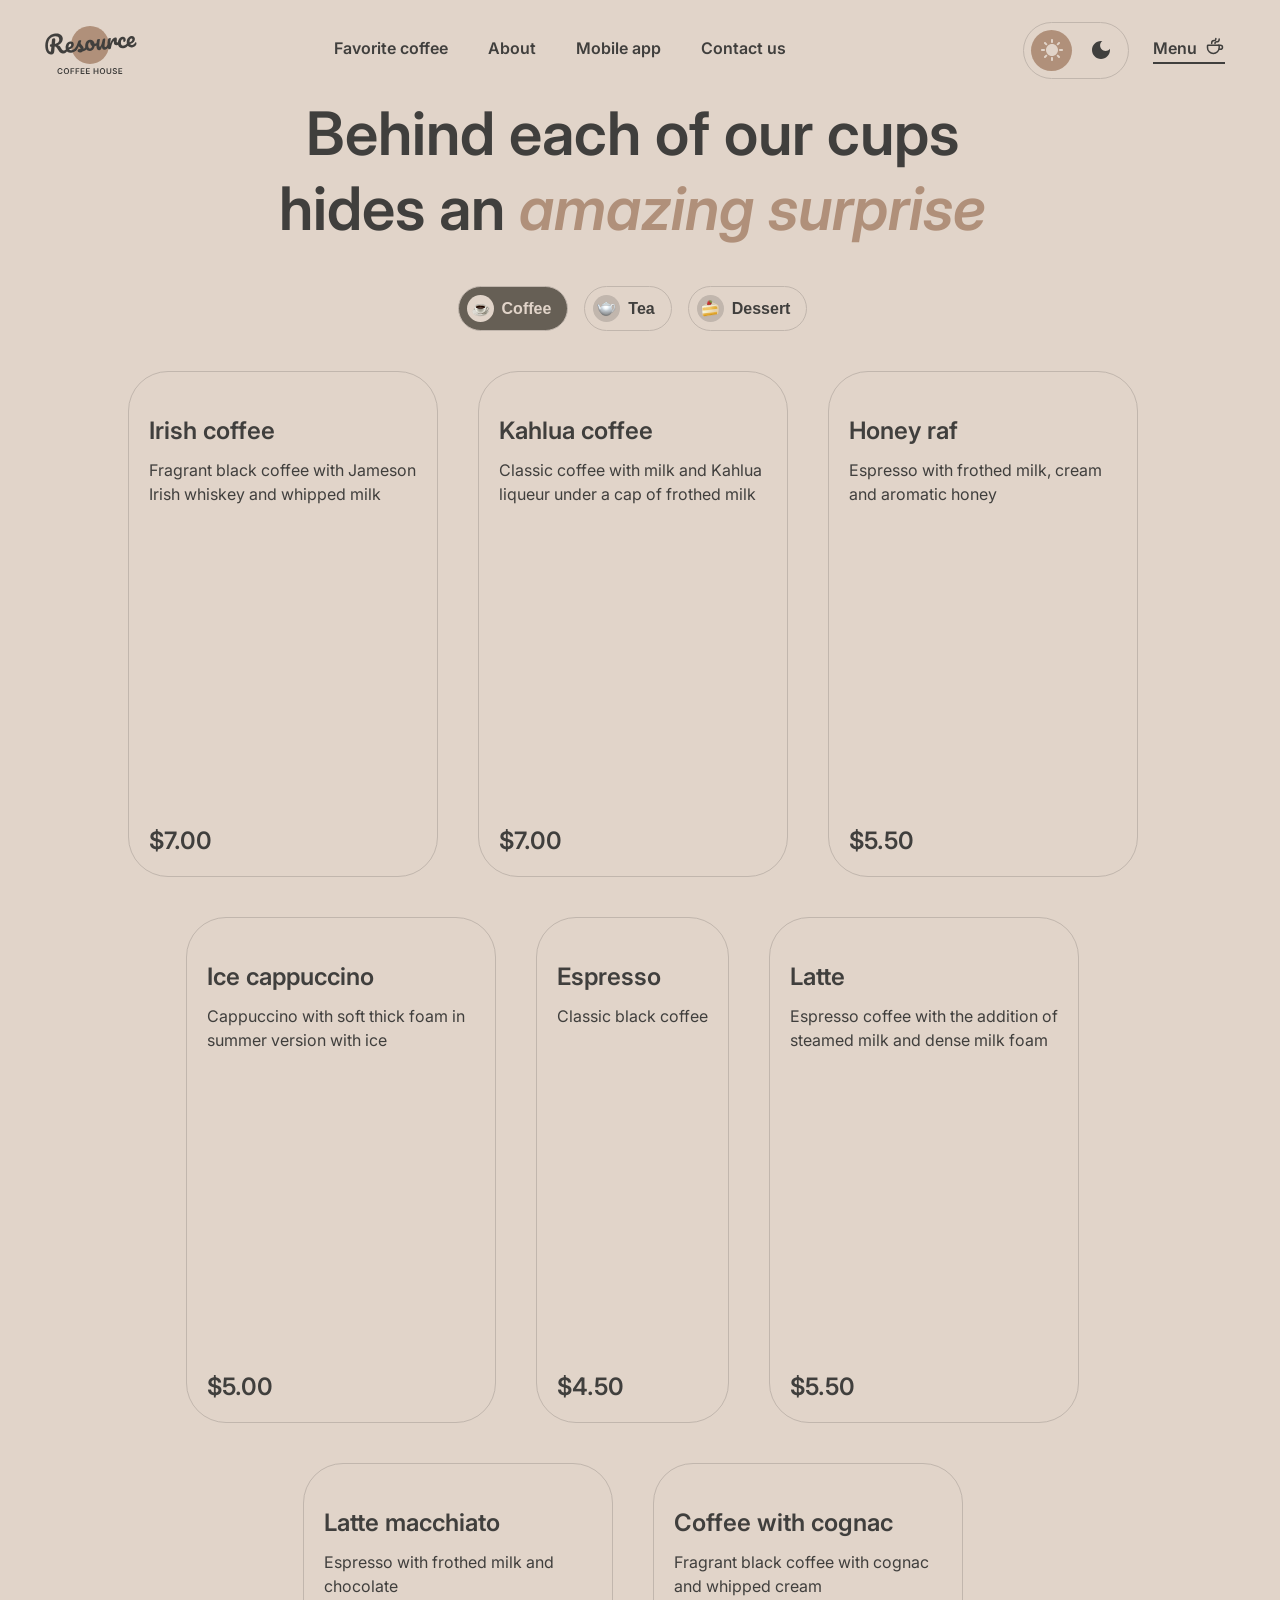
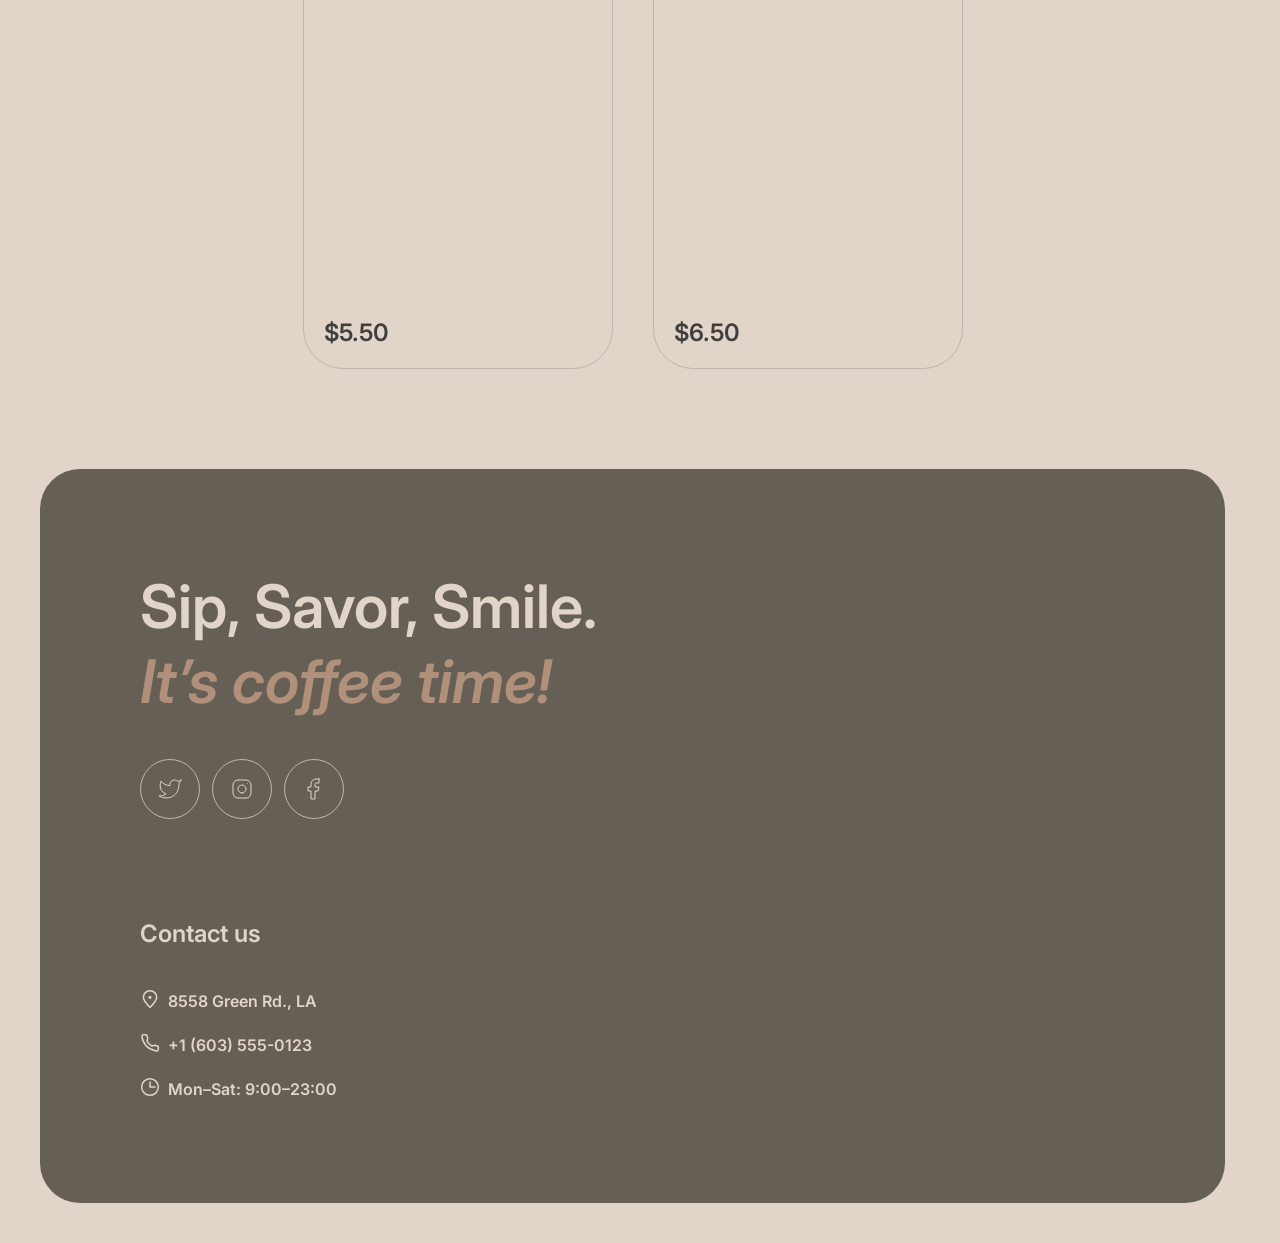
<file: menu.html>
<!DOCTYPE html>
<html lang="en" class="page" data-theme="light">
<head>
  <meta charset="UTF-8">
  <meta name="viewport" content="width=device-width, initial-scale=1.0">
  <script>
    (function () {
      try {
        const stored = localStorage.getItem('theme');
        const systemPrefers = matchMedia('(prefers-color-scheme: dark)').matches ? 'dark' : 'light';
        const theme = stored === 'dark' || stored === 'light' ? stored : systemPrefers;
        document.documentElement.setAttribute('data-theme', theme);
      } catch (e) {}
      document.documentElement.classList.add('no-transition');
      window.addEventListener('load', () => {
        requestAnimationFrame(() => {
          document.documentElement.classList.remove('no-transition');
        });
      });
    })();
  </script>
  <link rel="shortcut icon" href="assets/img/logo-dark.svg" type="image/x-icon">
  <link rel="preconnect" href="https://fonts.googleapis.com">
  <link rel="preconnect" href="https://fonts.gstatic.com" crossorigin>
  <link href="https://fonts.googleapis.com/css2?family=Inter:ital,opsz,wght@0,14..32,100..900;1,14..32,100..900&display=swap" rel="stylesheet">
  <link rel="stylesheet" href="css/style.css">
  <title>Coffee House</title>
</head>
<body>
  <header class="header container">
    <a class="header__logo" href="index.html" aria-label="Resource - Home">
      <img class="header__logo-img header__logo-img--light" aria-hidden="true" src="assets/img/logo.svg" alt="">
      <img class="header__logo-img header__logo-img--dark" aria-hidden="true" src="assets/img/logo-dark.svg" alt="">
    </a>
    <nav class="nav" id="main-nav" aria-label="Main">
      <ul class="nav__list">
        <li class="nav__item"><a class="nav__link" href="index.html#coffee">Favorite coffee</a></li>
        <li class="nav__item"><a class="nav__link" href="index.html#about">About</a></li>
        <li class="nav__item"><a class="nav__link" href="index.html#mobile">Mobile app</a></li>
        <li class="nav__item"><a class="nav__link" href="#contact">Contact us</a></li>
        <li class="nav__item nav__item--last">
          <a class="nav__link menu menu--active menu--mobile" href="menu.html">
            <span class="menu__text">Menu</span>
            <svg class="menu__icon nav__icon" aria-hidden="true" focusable="false" width="20" height="20" viewBox="0 0 20 20" fill="none" xmlns="http://www.w3.org/2000/svg">
              <path class="menu__path" d="M14.167 9.76667V11.6667C14.167 14.8883 11.5553 17.5 8.33366 17.5C5.112 17.5 2.50033 14.8883 2.50033 11.6667V9.76667C2.50033 9.4353 2.76896 9.16667 3.10033 9.16667H13.567C13.8984 9.16667 14.167 9.4353 14.167 9.76667Z" stroke="#403F3D" stroke-width="1.5" stroke-linecap="round" stroke-linejoin="round"/>
              <path class="menu__path" d="M10.0003 7.50008C10.0003 6.66675 10.5956 5.83341 11.786 5.83341C13.101 5.83341 14.167 4.76743 14.167 3.45246V2.91675" stroke="#403F3D" stroke-width="1.5" stroke-linecap="round" stroke-linejoin="round"/>
              <path class="menu__path" d="M6.66634 7.5V7.08333C6.66634 5.70262 7.78563 4.58333 9.16634 4.58333C10.0868 4.58333 10.833 3.83714 10.833 2.91667V2.5" stroke="#403F3D" stroke-width="1.5" stroke-linecap="round" stroke-linejoin="round"/>
              <path class="menu__path" d="M13.333 9.16675H15.4163C16.5669 9.16675 17.4997 10.0995 17.4997 11.2501C17.4997 12.4007 16.5669 13.3334 15.4163 13.3334H14.1663" stroke="#403F3D" stroke-width="1.5" stroke-linecap="round" stroke-linejoin="round"/>
            </svg>
          </a>
        </li>
      </ul>
    </nav>
    <div class="header__actions">
      <button class="theme-switch" type="button" role="switch" aria-checked="false" aria-label="Switch theme">
        <span class="theme-switch__icon-wrapper theme-switch__icon-wrapper--light">
          <svg class="theme-switch__icon" width="22" height="22" viewBox="0 0 22 22" fill="none" xmlns="http://www.w3.org/2000/svg">
            <path class="theme-switch__path" d="M10 3V1C10 0.45 10.45 0 11 0C11.55 0 12 0.45 12 1V3C12 3.55 11.55 4 11 4C10.45 4 10 3.55 10 3ZM17.36 6.05L18.77 4.63C19.16 4.24 19.16 3.61 18.77 3.22C18.38 2.83 17.75 2.83 17.36 3.22L15.95 4.64C15.56 5.03 15.56 5.66 15.95 6.05C16.34 6.44 16.97 6.44 17.36 6.05ZM21 10H19C18.45 10 18 10.45 18 11C18 11.55 18.45 12 19 12H21C21.55 12 22 11.55 22 11C22 10.45 21.55 10 21 10ZM11 18C10.45 18 10 18.45 10 19V21C10 21.55 10.45 22 11 22C11.55 22 12 21.55 12 21V19C12 18.45 11.55 18 11 18ZM4.64 6.05L3.22 4.64C2.83 4.25 2.83 3.61 3.22 3.23C3.61 2.85 4.25 2.84 4.63 3.23L6.04 4.64C6.43 5.03 6.43 5.67 6.04 6.05C5.65 6.43 5.02 6.44 4.64 6.05ZM15.95 15.95C15.56 16.34 15.56 16.98 15.95 17.36L17.36 18.77C17.75 19.16 18.39 19.16 18.77 18.77C19.16 18.38 19.16 17.74 18.77 17.36L17.36 15.95C16.98 15.56 16.34 15.56 15.95 15.95ZM1 12H3C3.55 12 4 11.55 4 11C4 10.45 3.55 10 3 10H1C0.45 10 0 10.45 0 11C0 11.55 0.45 12 1 12ZM4.64 18.78L6.05 17.37C6.44 16.98 6.44 16.34 6.05 15.96C5.66 15.58 5.02 15.57 4.64 15.96L3.23 17.37C2.84 17.76 2.84 18.4 3.23 18.78C3.61 19.17 4.25 19.17 4.64 18.78ZM11 5C7.69 5 5 7.69 5 11C5 14.31 7.69 17 11 17C14.31 17 17 14.31 17 11C17 7.69 14.31 5 11 5Z"/>
          </svg>
        </span>
        <span class="theme-switch__icon-wrapper theme-switch__icon-wrapper--dark">
          <svg class="theme-switch__icon" width="18" height="18" viewBox="0 0 18 18" fill="none" xmlns="http://www.w3.org/2000/svg">
            <path class="theme-switch__path" d="M9 0C4.03 0 0 4.03 0 9C0 13.97 4.03 18 9 18C13.97 18 18 13.97 18 9C18 8.54 17.96 8.08 17.9 7.64C16.92 9.01 15.32 9.9 13.5 9.9C10.52 9.9 8.1 7.48 8.1 4.5C8.1 2.69 8.99 1.08 10.36 0.0999999C9.92 0.0399999 9.46 0 9 0Z"/>
          </svg>
        </span>
      </button>
      <a class="nav__link menu  menu--active menu--desktop" href="menu.html">
        <span class="menu__text">Menu</span>
        <svg class="menu__icon" aria-hidden="true" focusable="false" width="20" height="20" viewBox="0 0 20 20" fill="none" xmlns="http://www.w3.org/2000/svg">
          <path class="menu__path" d="M14.167 9.76667V11.6667C14.167 14.8883 11.5553 17.5 8.33366 17.5C5.112 17.5 2.50033 14.8883 2.50033 11.6667V9.76667C2.50033 9.4353 2.76896 9.16667 3.10033 9.16667H13.567C13.8984 9.16667 14.167 9.4353 14.167 9.76667Z" stroke="#403F3D" stroke-width="1.5" stroke-linecap="round" stroke-linejoin="round"/>
          <path class="menu__path" d="M10.0003 7.50008C10.0003 6.66675 10.5956 5.83341 11.786 5.83341C13.101 5.83341 14.167 4.76743 14.167 3.45246V2.91675" stroke="#403F3D" stroke-width="1.5" stroke-linecap="round" stroke-linejoin="round"/>
          <path class="menu__path" d="M6.66634 7.5V7.08333C6.66634 5.70262 7.78563 4.58333 9.16634 4.58333C10.0868 4.58333 10.833 3.83714 10.833 2.91667V2.5" stroke="#403F3D" stroke-width="1.5" stroke-linecap="round" stroke-linejoin="round"/>
          <path class="menu__path" d="M13.333 9.16675H15.4163C16.5669 9.16675 17.4997 10.0995 17.4997 11.2501C17.4997 12.4007 16.5669 13.3334 15.4163 13.3334H14.1663" stroke="#403F3D" stroke-width="1.5" stroke-linecap="round" stroke-linejoin="round"/>
        </svg>
      </a>
      <button
        class="burger"
        type="button"
        aria-expanded="false"
        aria-controls="main-nav"
        aria-label="Open menu"
      >
      <span class="burger__box" aria-hidden="true">
        <span class="burger__line burger__line--top"></span>
        <span class="burger__line burger__line--bottom"></span>
      </span>
    </button>
    </div>
  </header>

  <main class="main container">
    <div class="section">
      <h1 class="visually-hidden">Menu</h1>
      <p class="title title--menu">Behind each of our cups hides an <span class="title--highlight">amazing surprise</span></p>
      <div class="cards"></div>
    </div>
  </main>

  <footer class="footer container">
    <div class="footer__social">
      <p class="title">Sip, Savor, Smile. <br><span class="title--highlight">It’s coffee time!</span></p>
      <ul class="social-links">
        <li class="social-links__item">
          <a class="social-links__a" href="https://x.com/" aria-label="X (Twitter)">
            <svg class="social-links__icon" aria-hidden="true" viewBox="0 0 24 24" fill="none" xmlns="http://www.w3.org/2000/svg">
              <path class="social-links__path" d="M23 3.01006C23 3.01006 20.9821 4.20217 19.86 4.54006C19.2577 3.84757 18.4573 3.35675 17.567 3.13398C16.6767 2.91122 15.7395 2.96725 14.8821 3.29451C14.0247 3.62177 13.2884 4.20446 12.773 4.96377C12.2575 5.72309 11.9877 6.62239 12 7.54006V8.54006C10.2426 8.58562 8.50127 8.19587 6.93101 7.4055C5.36074 6.61513 4.01032 5.44869 3 4.01006C3 4.01006 -1 13.0101 8 17.0101C5.94053 18.408 3.48716 19.109 1 19.0101C10 24.0101 21 19.0101 21 7.51006C20.9991 7.23151 20.9723 6.95365 20.92 6.68006C21.9406 5.67355 23 3.01006 23 3.01006Z" stroke-linecap="round" stroke-linejoin="round"/>
            </svg>
          </a>
        </li>
        <li class="social-links__item">
          <a class="social-links__a" href="https://www.instagram.com/" aria-label="Instagram">
            <svg class="social-links__icon" aria-hidden="true" viewBox="0 0 24 24" fill="none" xmlns="http://www.w3.org/2000/svg">
              <path class="social-links__path" d="M12 16C14.2091 16 16 14.2091 16 12C16 9.79086 14.2091 8 12 8C9.79086 8 8 9.79086 8 12C8 14.2091 9.79086 16 12 16Z" stroke-linecap="round" stroke-linejoin="round"/>
              <path class="social-links__path" d="M3 16V8C3 5.23858 5.23858 3 8 3H16C18.7614 3 21 5.23858 21 8V16C21 18.7614 18.7614 21 16 21H8C5.23858 21 3 18.7614 3 16Z"/>
              <path class="social-links__path" d="M17.5 6.51L17.51 6.49889" stroke-linecap="round" stroke-linejoin="round"/>
            </svg>
          </a>
        </li>
        <li class="social-links__item">
          <a class="social-links__a" href="https://www.facebook.com/" aria-label="Facebook">
            <svg class="social-links__icon" aria-hidden="true" viewBox="0 0 24 24" fill="none" xmlns="http://www.w3.org/2000/svg">
              <path class="social-links__path" d="M17 2H14C12.6739 2 11.4021 2.52678 10.4645 3.46447C9.52678 4.40215 9 5.67392 9 7V10H6V14H9V22H13V14H16L17 10H13V7C13 6.73478 13.1054 6.48043 13.2929 6.29289C13.4804 6.10536 13.7348 6 14 6H17V2Z" stroke-linecap="round" stroke-linejoin="round"/>
            </svg>
          </a>
        </li>
      </ul>
    </div>
    <section class="footer__contact" id="contact" aria-labelledby="contact-title">
      <h2 id="contact-title" class="footer__title">Contact us</h2>
      <address class="footer-address">
        <a 
          class="footer-address__item footer-address__item--location"
          href="https://www.google.com/maps/search/?api=1&query=8558+Green+Rd,+Los+Angeles,+CA"
          target="_blank"
          rel="noopener noreferrer"
        >
          8558 Green Rd., LA
        </a>
        <a 
          class="footer-address__item footer-address__item--tel" 
          href="tel:+16035550123"
        >
          +1 (603) 555-0123
        </a>
      </address>
      <p class="footer-time footer-address__item--time">Mon–Sat: 9:00–23:00</p>
    </section>
  </footer>
  <script type="module" src="scripts/index.js"></script>
</body>
</html>
</file>
<file: css/style.css>
:root {
  color-scheme: light;
  /* Colors */
  --text-primary: #403f3d;
  --text-inverse: #e1d4c9;
  --text-accent: #b0907a;

  --bg-page: #e1d4c9;
  --bg-container: #665f55;
  --bg-overlay: rgb(64 63 61 / 80%);

  --border-primary: #c1b6ad;
  --border-inverse: #665f55;

  /* Typography  */
  --font-size-h1: 4.5rem;
  --font-size-h2: 3.75rem;
  --font-size-h3: 1.5rem;
  --font-size-regular: 1rem;
  --font-size-small: 0.625rem;
  --font-size-menu: 2rem;

  --line-height-standard: 150%;
  --line-height-button-small: 140%;
  --line-height-title: 125%;
  --line-height-h1: 105%;

  --font-weight-standard: 400;
  --font-weight-bold: 600;

  /* Spacing */
  --indent-standard: 2.5rem; /*40px*/
  --indent-half: 1.25rem; /*20px*/
  --indent-small: 1rem; /*16px*/
  --indent-section: 6.25rem; /*100px*/
  --indent-button: 4rem; /*64px*/
  --indent-button-small: 0.75rem; /*12px*/
  --indent-gap: 0.75rem; /*12px*/
  --indent-icon-gap: 0.5rem; /*8px*/
  --indent-nav-gap: 1.5rem; /*24px*/
  --indent-gap-small: 0.125rem;
  --indent-icon: 1.063rem; /*17px*/
  --indent-tablet: 3.75rem; /*60px*/

  /* Radius */
  --radius-big: 6.25rem; /*100px*/
  --radius-standard: 2.5rem; /*40px*/
  --radius-half: 1.25rem; /*20px*/

  /* Components */
  --size-card: 30rem;
  --size-slider-button: 3.75rem;
  --size-dot-gap: 0.75rem; /*12px*/
  --size-dot-width: 2.5rem;
  --size-dot-height: 0.25rem;

  --size-about-width: 41.25rem;
  --size-about-big-height: 36.875rem;
  --size-about-small-height: 26.875rem;
  --size-button-icon: 2.25rem; /*36px*/
  --size-hint-icon: 1rem; /*16px*/
  --size-social-icon: 1.5rem; /*24px*/
  --size-icon-standard: 1.5rem; /*24px*/
  --size-icon-small: 1.25rem; /*20px*/
  --size-icon-big: 2.5rem; /*40px*/

  --max-width-button: 12.5rem;
  --min-width-button: 12.5rem;
  --max-width-container: 85rem;
}

[data-theme="dark"] {
  color-scheme: dark;

  --text-primary: #e1d4c9;
  --text-inverse: #e1d4c9;
  --text-accent: #b0907a;

  --bg-page: #292826;
  --bg-container: #403f3d;
  --bg-overlay: rgb(41 40 38 / 80%);

  --border-primary: #665f55;
  --border-inverse: #c1b6ad;
}

*, 
*::after, 
*::before {
  box-sizing: border-box;
}

.page {
  scroll-behavior: smooth;
  scrollbar-gutter: stable;
}

.page--locked,
.page--clip {
  overflow: hidden;
}

.visually-hidden {
  position: absolute;
  width: 1px;
  height: 1px;
  overflow: hidden;
  clip-path: inset(50%);
  white-space: nowrap;
  padding: 0;
  margin: -1px;
  border: 0;
}

body {
  display: block;
  margin: 0;
  padding: 0 var(--indent-standard);
  font-family: "Inter", sans-serif;
  font-optical-sizing: auto;
  font-weight: var(--font-weight-standard);
  font-style: normal;
  line-height: var(--line-height-standard);
  color: var(--text-primary);
  background-color: var(--bg-page);
}

.container {
  max-width: var(--max-width-container);
  margin: 0 auto;
}

/* Header */
.header {
  display: flex;
  justify-content: space-between;
  align-items: center;
  padding-top: var(--indent-half);
  margin-bottom: var(--indent-small);
  color: var(--text-primary);
}

.header__logo {
  display: flex;
  align-items: center;
  text-decoration: none;
  height: 3.75rem;
}

.header__logo-img--dark {
  display: none;
}

[data-theme="dark"] .header__logo-img--light {
  display: none;
}

[data-theme="dark"] .header__logo-img--dark {
  display: block;
}

.header__actions {
  display: flex;
  align-items: center;
  gap: var(--indent-nav-gap);
  padding-left: 2.75rem;
}

/* Navigation */
.nav {
  display: flex;
}

.nav__list {
  display: flex;
  list-style: none;
  margin: 0;
  padding: 0;
  gap: var(--indent-standard);
}

.nav__item {
  display: block;
}

.nav__link {
  position: relative;
  display: block;
  padding-bottom: 4px;
  font-family: inherit;
  font-weight: var(--font-weight-bold);
  color: var(--text-primary);
  text-decoration: none;
  line-height: var(--line-height-standard);
  overflow-x: hidden;
  transition: color 0.15s ease-in;
}

.nav__item--last {
  display: none;
}

/* Menu */
.menu {
  position: relative;
  display: flex;
  gap: var(--indent-icon-gap);
  text-decoration: none;
  font-size: var(--font-size-regular);
  font-weight: var(--font-weight-bold);
  line-height: var(--line-height-standard);
  padding-bottom: 4px;
  overflow-x: hidden;
}

.nav__link::after,
.menu::after {
  content: '';
  display: block;
  position: absolute;
  bottom: 0;
  width: 100%;
  height: 2px;
  background-color: var(--text-primary);
  transform: translateX(-101%);
  transition: transform 0.15s ease-in;
}

.menu__path {
  stroke: var(--text-primary);
}



.nav__link--active::after,
.menu--active::after {
  transform: translateX(0%);
  transition: none;
}

/* Theme-switch */
.theme-switch {
  display: flex;
  padding: 7px;
  border: 1px solid var(--border-primary);
  border-radius: var(--radius-big);
  gap: 8px;
  background: none;
  font: inherit;
  color: inherit;
  text-align: left;
  cursor: pointer;
}

.theme-switch__icon-wrapper {
  position: relative;
  display: block;
  width: 41px;
  height: 41px;
  border-radius: 50%;
  transition: background-color 0.15s ease-in;
}

.theme-switch__icon-wrapper--light {
  background-color: var(--text-accent);
}

.theme-switch__icon-wrapper--light .theme-switch__path {
  fill: var(--text-inverse);
}


.theme-switch__icon-wrapper--dark .theme-switch__path {
  fill: var(--text-primary);
}

.theme-switch__icon {
  position: absolute;
  top: 50%;
  left: 50%;
  transform: translate(-50%, -50%);
}

[data-theme = "dark"] .theme-switch__icon-wrapper--light {
  background-color: transparent;
}

[data-theme = "dark"] .theme-switch__icon-wrapper--dark {
  background-color: var(--text-accent);
}

/* Burger */
.burger {
  display: none;
}


/* Button */
.button {
  display: inline-block;
  border: none;
  padding: var(--indent-half) var(--indent-button);
  background-color: var(--bg-page);
  border-radius: var(--radius-big);
  line-height: var(--line-height-standard);
  font-weight: var(--font-weight-bold);
  font-size: var(--font-size-regular);
  color: var(--text-primary);
}

.button-hero { 
  position: relative;
  display: flex;
  min-width: 12.5rem;
  min-height: 64px;
  gap: var(--indent-icon-gap);
  text-decoration: none;
  font-size: var(--font-size-regular);
  font-weight: var(--font-weight-bold);
  line-height: var(--line-height-standard);
  overflow-x: hidden;
  padding-right: calc(var(--indent-button) - var(--size-icon-small) - var(--indent-icon-gap));
}

.button-hero__wrapper {
  position: absolute;
  display: inline-block;
  gap: 8px;
  transform: translateX(15px);
  transition: transform 0.15s ease-in;
}

.button-hero__text {
  display: block;
  padding-right: 28px;
}

.button-hero__icon {
  position: absolute;
  top: 50%;
  left: 100%;
  display: inline-block;
  transform: translate(-100%, -50%);
  opacity: 0;
  transition: opacity 0.2s ease-in;
}

.button-hero__path {
  stroke: var(--text-primary);
}

/* Title */
.title {
  margin: 0;
  margin-bottom: var(--indent-standard);
  font-size: var(--font-size-h2);
  line-height: var(--line-height-title);
  font-weight: var(--font-weight-bold);
}

.title--highlight {
  color: var(--text-accent);
  font-style: italic;
}

.title--menu {
  max-width: 50rem;
  margin-left: auto;
  margin-right: auto;
  text-align: center;
}

/* Section */
.section {
  margin-bottom: var(--indent-section);
}

/* Hero Section */
.hero {
  display: flex;
  padding: var(--indent-section);
  background-color: var(--bg-container);
  background-image: url("../assets/img/img-hero.jpg");
  background-size: cover;
  background-position: center;
  border-radius: var(--radius-standard);
}

.hero__content {
  display: flex;
  max-width: 40%;
  min-width: 33rem;
  flex-direction: column;
  align-items: flex-start;
  color: var(--text-inverse);
}

.hero__title {
  margin: 0;
  margin-bottom: var(--indent-standard);
  font-size: var(--font-size-h1);
  line-height: var(--line-height-h1);
}

.hero__title--highlight {
  color: var(--text-accent);
  font-style: italic;
}

.hero__description {
  margin: 0;
  margin-bottom: var(--indent-standard);
  font-size: var(--font-size-regular);
  line-height: var(--line-height-standard);
  font-weight: var(--font-weight-standard);
}

/* Slider */
.slider {
  position: relative;
  width: 100%;
  display: flex;
  flex-direction: column;
  align-items: center;
}

.slider-nav {
  position: absolute;
  display: flex;
  width: 100%;
  justify-content: space-between;
  top: 47%;
  transform: translateY(-50%);
}

.slider-nav__button {
  width: var(--size-slider-button);
  height: var(--size-slider-button);
  border: 1px solid var(--border-inverse);
  border-color: var(--border-inverse);
  background-color: transparent;
  border-radius: 50%;
  cursor: pointer;
  
  transition: background-color 0.15s ease-in, border-color 0.15s ease-in;
}


.slider-nav__path {
  stroke: var(--text-primary)
}

.slider-track-wrapper {
  width: calc(100% - 308px);
  overflow: hidden;
}

.slider-track {
  display: flex;
  margin-bottom: var(--indent-half);
}

.slider-card {
  min-width: 100%;
  display: flex;
  flex-direction: column;
  align-items: center;
  justify-content: center;
}

.slider-card__picture {
  width: var(--size-card);
  height: var(--size-card);
}

.slider-card__image-wrapper {
  width: var(--size-card);
  height: var(--size-card);
  margin-bottom: var(--indent-half);
  overflow: hidden;
}

.slider-card__title {
  margin: 0;
  margin-bottom: var(--indent-small);
  max-width: var(--size-card);
  font-size: var(--font-size-h3);
  line-height: var(--line-height-title);
  font-weight: var(--font-weight-bold);
}

.slider-card__price {
  margin: 0;
  max-width: var(--size-card);
  font-size: var(--font-size-h3);
  line-height: var(--line-height-title);
  font-weight: var(--font-weight-bold);
}

.slider-card__description {
  margin: 0;
  margin-bottom: var(--indent-small);
  max-width: var(--size-card);
  text-align: center;
  font-size: var(--font-size-regular);
  font-weight: var(--font-weight-standard);
  line-height: var(--line-height-standard);
}

.slider-dots {
  display: flex;
  justify-content: center;
  gap: var(--size-dot-gap);
}

.slider-dot {
  position: relative;
  width: var(--size-dot-width);
  height: var(--indent-half);
  border: none;
  background: none;
  cursor: pointer;
}

.slider-dot::before {
  content: "";
  position: absolute;
  bottom: 0;
  width: var(--size-dot-width);
  height: var(--size-dot-height);
  border-radius: var(--radius-big);
  background-color: var(--border-primary);
  transform: translate(-50%, 50%);
  transition: background-color 0.15s ease-in;
}

.slider-dot[aria-current="true"]::before {
  background-color: var(--border-inverse);
}

.coffee {
  display: flex;
  flex-direction: column;
  align-items: center;
  justify-content: center;
}

/* about */
.about__pictures {
  display: grid;
  grid-template-columns:repeat(2, 1fr);
  grid-template-rows: 
    var(--size-about-small-height) 
    calc(
      var(--size-about-big-height)
      - var(--size-about-small-height)
      - var(--indent-standard)
    )
    var(--size-about-small-height);
  gap: var(--indent-standard);
  margin: 0;
  padding: 0;
}

.about__picture-wrapper {
  overflow: hidden;
  border-radius: var(--radius-half);
}

.about__picture-wrapper--big-top {
  grid-column: 1;
  grid-row: 1 / 3;
}

.about__picture-wrapper--small-top {
  grid-column: 2;
  grid-row: 1;
}

.about__picture-wrapper--small-bottom {
  grid-column: 1;
  grid-row: 3;
}

.about__picture-wrapper--big-bottom {
  grid-column: 2;
  grid-row: 2 / 4;
}

.about__picture {
  display: block;
  width: 100%;
  height: 100%;
  cursor: pointer;
}

.about__img {
  width: 100%;
  height: 100%;
  object-fit: cover;
  scale: 1.1;
  transition: scale 0.15s ease-in;
}

/*mobile*/
.mobile {
  display: flex;
  align-items: center;
  gap: var(--indent-section);
  width: 100%;
}

.mobile__content {
  display: flex;
  flex-direction: column;
  max-width: calc(50% - var(--indent-section)/2);
}

.mobile__description {
  margin: 0;
  margin-bottom: var(--indent-standard);
}

.mobile__links {
  display: flex;
  justify-content: flex-start;
  list-style: none;
  margin: 0;
  padding: 0;
  gap: var(--indent-half);
}

.mobile__link-container {
  width: calc(50% - var(--indent-half) / 2);
  max-width: var(--max-width-button);
}

.mobile__link {
  position: relative;
  display: flex;
  flex-direction: column;
  gap: var(--indent-gap-small);
  width: 100%;
  max-width: var(--max-width-button);
  padding: var(--indent-button-small);
  padding-left: calc(var(--indent-half) + var(--size-button-icon) + var(--indent-icon-gap));
  border: 1px solid var(--border-inverse);
  border-radius: var(--radius-big);
  text-decoration: none;
  font-weight: var(--font-weight-bold);
  line-height: var(--line-height-standard);
  color: var(--text-primary);
  transition: background-color 0.15s ease-in, border-color 0.15s ease-in, color 0.15s ease-in;
}

.mobile__link-svg {
  position: absolute;
  left: var(--indent-half);
  width: var(--size-button-icon);
  height: var(--size-button-icon);
}

.mobile__link-text--small {
  font-size: var(--font-size-small);
  line-height: var(--line-height-button-small);
}

.mobile__path {
  fill: var(--text-primary);
  transition: fill 0.15s ease-in;
}

/* footer */
.footer {
  display: flex;
  align-items: center;
  background-color: var(--bg-container);
  margin-bottom: var(--indent-standard);
  padding: var(--indent-section);
  border-radius: var(--radius-standard);
  color: var(--text-inverse);
  gap: var(--indent-section);
}

.footer__social {
  width: calc(50% - var(--indent-section) / 2);
}

.footer__title {
  margin: 0;
  margin-bottom: var(--indent-standard);
  font-size: var(--font-size-h3);
  font-weight: var(--font-weight-bold);
  line-height: var(--line-height-title);
}

.footer-address {
  display: flex;
  flex-direction: column;
  gap: calc(var(--indent-half) - 2px);
  font-style: normal;
  margin-bottom: calc(var(--indent-half) - 2px);
}

.footer-address__item,
.footer-time {
  position: relative;
  padding: 0;
  margin: 0;
  padding-left: calc(var(--indent-half) + var(--indent-icon-gap));
  padding-bottom: 2px;
  font-size: var(--font-size-regular);
  line-height: var(--line-height-standard);
  font-weight: var(--font-weight-bold);
  text-decoration: none;
  color: var(--text-inverse);
  overflow-x: hidden;
}

.footer-address__item::before,
.footer-time::before {
  position: absolute;
  content: '';
  display: block;
  width: var(--size-icon-small);
  height: var(--size-icon-small);
  top: 0;
  left: 0;
  background-repeat: no-repeat;
}

.footer-address__item::after,
.footer-time::after {
  position: absolute;
  content: '';
  display: block;
  width: 100%;
  height: 2px;
  bottom: 0;
  left: 0;
  background-color: var(--text-inverse);
  transform: translateX(-101%);
  transition: transform 0.15s ease-in;
}

.footer-address__item--location::before {
  background-image: url(../assets/img/icons/pin-alt.svg);
}

.footer-address__item--tel::before {
  background-image: url(../assets/img/icons/phone.svg);
}

.footer-time::before {
  background-image: url(../assets/img/icons/clock.svg);
}

.social-links {
  display: flex;
  list-style: none;
  margin: 0;
  padding: 0;
  gap: var(--indent-button-small);
}

.social-links__item {
  display: block;
}

.social-links__a {
  display: block;
  padding: var(--indent-icon);
  border: 1px solid var(--border-primary);
  border-radius: var(--radius-big);
  background-color: transparent;
  transition: background-color 0.15s ease-in, border-color 0.15s ease-in;
}

.social-links__icon {
  display: block;
  width: var(--size-social-icon);
  height: var(--size-social-icon);
}

.social-links__path {
  stroke: var(--text-inverse);
  transition: stroke 0.15s ease-in;
}

/*cards-tabs*/
.cards-tabs {
  display: flex;
  gap: var(--indent-small);
  justify-content: center;
  margin-bottom: var(--indent-standard);
}

.cards-tabs__item {
  display: flex;
  padding: 8px;
  padding-right: calc(8px * 2);
  gap: 8px;
  align-items: center;
  border: 1px solid var(--border-primary);
  border-radius: var(--radius-big);
  background: none;
  color: var(--text-primary);
  cursor: pointer;
  transition: background-color 0.15s ease-in, color 0.15s ease-in;
}

.cards-tabs__item[aria-selected="true"] {
  background-color: var(--bg-container);
  color: var(--text-inverse);
}

.cards-tabs__icon {
  display: block;
  width: 27px;
  height: 27px;
  padding: 3px;
  border-radius: 50%;
  background-color: var(--border-primary);
  transition: background-color 0.15s ease-in;
}

.cards-tabs__item[aria-selected="true"] .cards-tabs__icon {
  background-color: var(--bg-page);
}

.cards-tabs__text {
  font-size: var(--font-size-regular);
  font-weight: var(--font-weight-bold);
  text-transform: capitalize;
}

/* cards-list */
.cards-list {
  display: grid;
  grid-template-columns: repeat(4, 1fr);
  gap: var(--indent-standard);
  margin: 0;
  padding: 0;
  list-style: none;
}

.card {
  position: relative;
  display: flex;
  flex-direction: column;
  max-width: calc(var(--max-width-container) / 4 - var(--indent-standard) * 3 / 4);
  min-height: 506px;
  border: 1px solid var(--border-primary);
  border-radius: var(--radius-standard);
  cursor: pointer;
}

.card__picture-wrapper {
  max-height: calc(var(--max-width-container) / 4 - var(--indent-standard) * 3 / 4);
  overflow: hidden;
  border-radius: var(--radius-standard);
}

.card__picture {
  display: block;
  width: 100%;
  height: 100%;
}

.card__img {
  width: 100%;
  height: 100%;
  object-fit: cover;
  scale: 1.1;
  transition: scale 0.15s ease-in;
}

.card__content {
  display: flex;
  flex-direction: column;
  flex-grow: 1;
  gap: var(--indent-gap);
  padding: var(--indent-half);
}

.card__title,
.card__price,
.card__button {
  margin: 0;
  font-size: var(--font-size-h3);
  font-weight: var(--font-weight-bold);
  line-height: var(--line-height-title);
}

.card__description {
  margin: 0;
  font-size: var(--font-size-regular);
  line-height: var(--line-height-standard);
  flex-grow: 1;
}

.card__button {
  padding: 0;
  border: none;
  background: none;
  font: inherit;
  color: inherit;
  text-align: left;
}

.card__button::after {
  content: "";
  position: absolute;
  inset: 0;
  cursor: pointer;
}

.card:has(.card__button:focus-visible) {
  outline: 2px solid var(--border-inverse);
  outline-offset: 2px;
}

.card__button:focus-visible {
  outline: none;
}

/* cards-more */
.cards-more {
  display: block;
  margin: 0 auto;
  padding: calc(var(--indent-small) - 2px);
  line-height: 100%;
  background-color: transparent;
  border: 1px solid var(--border-inverse);
  border-radius: 50%;
  cursor: pointer;
  transition: border-color 0.15s ease-in, background-color 0.15s ease-in;
}

.cards-more[hidden] {
  display: none;
}

.cards-more__icon {
  display: block;
  width: var(--size-icon-standard);
  height: var(--size-icon-standard);
  line-height: 100%;
}

.cards-more__path {
  stroke: var(--text-primary);
  transition: stroke 0.15s ease-in;
}

/* modal */

.modal {
  padding: 0;
  background-color: transparent;
  border: none;
  max-height: calc(100dvh - 2 * var(--indent-small));

  max-width: 800px;
  width: min(800px, 100dvw - 2 * var(--indent-small));
  overflow: auto;
  color: var(--text-primary);
}

.modal::backdrop {
  background-color: var(--bg-overlay);
}

.modal-card {
  position: relative;
  gap: 20px;
  flex-direction: row;
  width: 100%;
  max-width: 100%;
  min-height: auto;
  padding: var(--indent-small);
  background-color: var(--bg-page);
  cursor: default;
}

.modal .card__content {
  padding: 0;
  gap: var(--indent-half);
  justify-content: space-between;
}

.modal__title {
  /* margin-top: 8px; */
}

.modal__description {
  flex-grow: 0;
  /* margin-bottom: var(--indent-half); */
}

.modal__close {
  display: block;
  width: 100%;
  padding: 10px;
  border: 1px solid var(--border-inverse);
  border-radius: var(--radius-big);
  background-color: var(--bg-page);
  color: var(--text-primary);
  cursor: pointer;
}

.modal__close-text {
  font-size: var(--font-size-regular);
  line-height: var(--line-height-standard);
  font-weight: var(--font-weight-bold);
}

.modal__close:hover {
  background-color: var(--bg-container);
  border-color: var(--bg-container);
  color: var(--text-inverse);
}

.modal .card__picture-wrapper {
  display: block;
  height: 310px;
  width: 310px;
  min-width: 310px;
  max-width: none;
  overflow: hidden;
  border-radius: var(--radius-standard);
}

/* modal-groups*/
.modal__groups {
  display: flex;
  flex-direction: column;
  gap: var(--indent-half);
}

.modal__group {
  margin: 0;
  padding: 0;
  border: 0;
  min-inline-size: 0;
}

.modal__group-title {
  padding: 0;
}

.modal__options {
  display: flex;
  flex-wrap: wrap;
  gap: var(--indent-icon-gap);
}

.modal__group-title {
  padding: 0;
  margin-bottom: var(--indent-icon-gap);
  font-size: var(--font-size-regular);
}

.option {
  display: flex;
  align-items: center;
  gap: var(--indent-icon-gap);
  padding: var(--indent-icon-gap);
  padding-right: var(--indent-small);
  border: 1px solid var(--border-primary);
  border-radius: var(--radius-big);
  cursor: pointer;
}

.option__text {
  font-weight: var(--font-weight-bold);
}

.option__mark {
  display: grid;
  place-items: center;
  width: calc(var(--size-icon-standard) + 3px);
  height: calc(var(--size-icon-standard) + 3px);
  border-radius: 50%;
  background-color: var(--border-primary);
  font-weight: var(--font-weight-bold);
  font-size: var(--font-size-regular);
  line-height: 1;
}


.option:has(:checked) {
  background-color: var(--bg-container);
  color: var(--text-inverse);
}

.option:has(:checked) .option__mark {
  background-color: var(--bg-page);
  color: var(--text-primary);
}

.option:has(:focus-visible) {
  outline: 2px solid var(--border-inverse);
  outline-offset: 2px;
}

.modal__total {
  display: flex;
  justify-content: space-between;
  align-items: baseline;
  margin: 0;
  font-size: var(--font-size-h3);
  font-weight: var(--font-weight-bold);
  line-height: var(--line-height-title);
}

/* Hint */
.modal__hint {
  position: relative;
  margin: 0;
  padding: var(--indent-gap) 0;
  padding-left: calc(2 * var(--indent-gap));
  border-top: 1px solid var(--border-primary);
  font-size: var(--font-size-small);
  font-weight: var(--font-weight-bold);
  line-height: var(--line-height-button-small);
}

.modal__hint::before {
  content: "";
  position: absolute;
  top: var(--indent-gap);
  left: 0;
  width: var(--size-hint-icon);
  height: var(--size-hint-icon);
  background-color: currentColor;
  mask: url("data:image/svg+xml,%3Csvg xmlns='http://www.w3.org/2000/svg' viewBox='0 0 16 16' fill='none' stroke='black' stroke-width='1.2'%3E%3Ccircle cx='8' cy='8' r='6.5'/%3E%3Cpath d='M8 7.2v3.6M8 5.2v.01' stroke-linecap='round'/%3E%3C/svg%3E") center / contain no-repeat;
}

.no-transition,
.no-transition * {
  transition: none !important;
}

@media (prefers-reduced-motion: no-preference) {
  body,
  .header,
  .footer,
  .card,
  .hero,
  .button,
  .theme-switch,
  .social-links__a,
  .mobile__link,
  .cards-tabs__item {
    transition: background-color 0.15s ease-in, color 0.15s ease-in, border-color 0.15s ease-in;
  }

  .menu__path,
  .slider-nav__path,
  .social-links__path,
  .mobile__path,
  .cards-more__path {
    transition: stroke 0.15s ease-in, fill 0.15s ease-in;
  }
}

@media (max-width: 1439px) {
  .cards-list {
    display: flex;
    align-items: center;
    flex-wrap: wrap;
    justify-content: center;
  }
}

@media (max-width: 1337px) {
  .mobile {
    flex-direction: column;
  }
  
  .mobile__content {
    max-width: 100%;
  }
  
  .footer {
    flex-direction: column;
    align-items:flex-start;
  }
  
  .footer__social {
    width: 100%;
  }

  .about__picture-wrapper--small-top,
  .about__picture-wrapper--small-bottom { display: none; }

  .about__pictures {
    display: flex;
    flex-direction: column;
  }
}

@media (max-width: 1089px) {
  .cards-list {
    margin-bottom: var(--indent-standard);
  }
}

@media (max-width: 880px) {
  .modal {
    width: calc(100dvw - 80px);
    max-width: calc(100dvw - 80px);
  }
  .header__logo {
    padding-right: var(--indent-gap);
  }

  .header__actions {
    gap: var(--indent-small);
    padding-left: var(--indent-gap);
  }

  .hero {
    padding: var(--indent-section) var(--indent-tablet);
  }

  .nav__list {
    gap: var(--indent-small);
  }

  .header {
    margin-bottom: calc(var(--indent-small) + 4px);
  }

  .coffee__title {
    text-align: center;
  }

  .about__picture-wrapper--big-top,
  .about__picture-wrapper--big-bottom {
    max-width: 688px;
    height: 590px;
  }

  .about__img {
    width: 100%;
    height: 100%;
    object-fit: cover;
    object-position: center;
    scale: 1.05;
  }

  .mobile__title {
    max-width: 550px;
  }

  .footer {
    padding: var(--indent-section) var(--indent-tablet);
  }

  .button-hero__wrapper {
    transform: translateX(0);
  }

  .button-hero__icon {
    opacity: 100%;
  }
}

@media (max-width: 787px) {
  .nav__list {
    gap: var(--indent-gap);
  }
}

@media (max-width: 768px) {
  .header__actions {
    gap: var(--indent-nav-gap);
  }

  .menu--desktop {
    display: none;
  }

  .menu {
    gap: var(--indent-small);
  }
  
  .burger {
    position: relative;
    display: block;
    width: calc(var(--size-icon-big) + 4px);
    height: calc(var(--size-icon-big) + 4px);
    background-color: transparent;
    border: 1px solid var(--bg-container);
    border-radius: 50%;
    padding: 0;
    margin: 0;
  }

  .burger__box {
    position: relative;
    display: flex;
    flex-direction: column;
    align-items: center;
    width: 100%;
    height: 100%;
  }

  .burger__line {
    display: block;
    position: absolute;
    height: 1px;
    width: 1rem;
    background-color: var(--text-primary);
    transition: all .3s ease-in;
  }

  .burger__line--top {
    top: 1rem;
  }

  .burger__line--bottom {
    bottom: 1rem;
  }

  .burger--open .burger__line--top {
    top: 1.3rem;
    transform: rotate(45deg);
  }

  .burger--open .burger__line--bottom {
    bottom: 1.25rem;
    transform: rotate(-45deg);
  }

  .nav {
    display: block;
    position: fixed;
    top: var(--indent-section);
    right: 0;
    background-color: var(--bg-page);
    width: 100%;
    height: calc(100vh - var(--indent-section));
    z-index: 1;
    opacity: 0;
    transform: translateX(100%);
    transition: transform .3s cubic-bezier(.65, 0, .35, 1), opacity .3s cubic-bezier(.65, 0, .35, 1);
  }

  .nav--open {
    transform: translateX(0);
    opacity: 100%;
  }

  .nav__list {
    flex-direction: column;
    padding: 0 var(--indent-standard);
    align-items: center;
    justify-content: center;
    height: 100%;
    gap: var(--indent-tablet);
    overflow: auto;
  }

  .nav__item {
    font-size: var(--font-size-menu);
  }

  .nav__item--last {
    display: block;
    padding-top: var(--indent-standard);
  }
  
  .nav__link {
    font-size: inherit;
    line-height: var(--line-height-title);
    padding: 0;
  }

  .nav__link::after, .menu::after {
    display: none;
  }

  .nav__icon {
    width: var(--size-icon-big);
    height: var(--size-icon-big);
  }


}

@media (max-width: 680px) {
  :root {
    /* Typography  */
    --font-size-h1: 2.625rem;
    --font-size-h2: 2rem;
    --font-size-h3: 1.5rem;

    /* Components */
    --size-card: 21.75rem;
  }

  .hero__title {
    line-height: 115%;
  }

  body {
    padding: 0 var(--indent-small);
  }

  .hero__content {
    max-width: 100%;
    width: 100%;
    min-width: 100%;
  }

  .header__actions {
    gap: var(--indent-gap);
  }

  .slider-nav__button {
    display: none;
  }

  .slider-track-wrapper {
    width: 100%;
  }

  .modal {
    width: calc(100dvw - 38px);
    max-width: calc(100dvw - 38px);
  }

}

@media (max-width: 700px) {
  .modal .card__picture-wrapper {
    display: none;
  }
}

@media (max-width: 640px) {
  .hero,
  .footer {
    padding: var(--indent-tablet) var(--indent-small);
  }
}

@media (max-width: 455px) {
  .nav__list {
    padding-top: var(--indent-tablet);
    justify-content: flex-start;
  }
  .mobile__links {
    flex-direction: column;
  }  
  
  .mobile__link-container {
    width: 100%;
  }

  .mobile {
    gap: var(--indent-standard);
  }

  .about__img {
    scale: 1.2;
  }

  .mobile__title {
      max-width: 320px;
  }

  .footer {
    gap: var(--indent-standard);
  }

  .cards-tabs {
    gap: var(--indent-icon-gap);
  }
}

@media (hover: hover) and (pointer: fine) {
  .nav__link:hover::after,
  .menu:hover::after {
    transform: translateX(0%);
  }
  .nav__link--active:hover::after,
  .menu--active:hover::after {
    transform: translateX(0%);
  }

  .theme-switch:hover .theme-switch__icon-wrapper--dark {
    background-color: var(--border-inverse);
  }

  .theme-switch:hover .theme-switch__icon-wrapper--dark .theme-switch__path {
    fill: var(--text-inverse);
  }

  .card:hover .card__img {
    scale: 1;
  }

  [data-theme = "dark"] .theme-switch:hover .theme-switch__icon-wrapper--dark {
    background-color: var(--text-accent);
  }

  [data-theme = "dark"] .theme-switch:hover .theme-switch__icon-wrapper--dark .theme-switch__path {
    fill: var(--text-inverse);
  }

  [data-theme = "dark"] .theme-switch:hover .theme-switch__icon-wrapper--light {
    background-color: var(--bg-container);
  }

  .button-hero:hover .button-hero__wrapper {
    transform: translateX(0);
  }

  .button-hero:hover .button-hero__icon {
    opacity: 100%;
  }

  .slider-nav__button:hover {
    background-color: var(--bg-container);
    border-color: var(--bg-container);
  }

  .slider-nav__button:hover .slider-nav__path {
    stroke: var(--text-inverse);
  }

  .slider-dot:hover::before {
    background-color: var(--text-accent);
  }

  .about__picture:hover .about__img {
    scale: 1;
  }

  .mobile__link:hover {
    background-color: var(--bg-container);
    border-color: var(--bg-container);
    color: var(--text-inverse);
  }

  .mobile__link:hover .mobile__path {
    fill: var(--text-inverse);
  }

  .footer-address__item:hover::after {
    transform: translateX(0);
  }

  .social-links__item:hover .social-links__a {
    background-color: var(--bg-page);
    border-color: var(--bg-page);
  }

  .social-links__item:hover .social-links__path {
    stroke: var(--text-primary);
  }

  .cards-tabs__item:hover {
    background-color: var(--bg-container);
    color: var(--text-inverse);
  }

  .cards-tabs__item:hover .cards-tabs__icon {
    background-color: var(--bg-page);
  }

  .cards-more:hover {
    border-color: var(--bg-container);
    background-color: var(--bg-container);
  }

  .cards-more:hover .cards-more__path {
    stroke: var(--text-inverse);
  }

  .option:hover {
    background-color: var(--bg-container);
    color: var(--text-inverse);
  }

  .option:hover .option__mark {
    background-color: var(--bg-page);
    color: var(--text-primary);
  }
}
</file>
